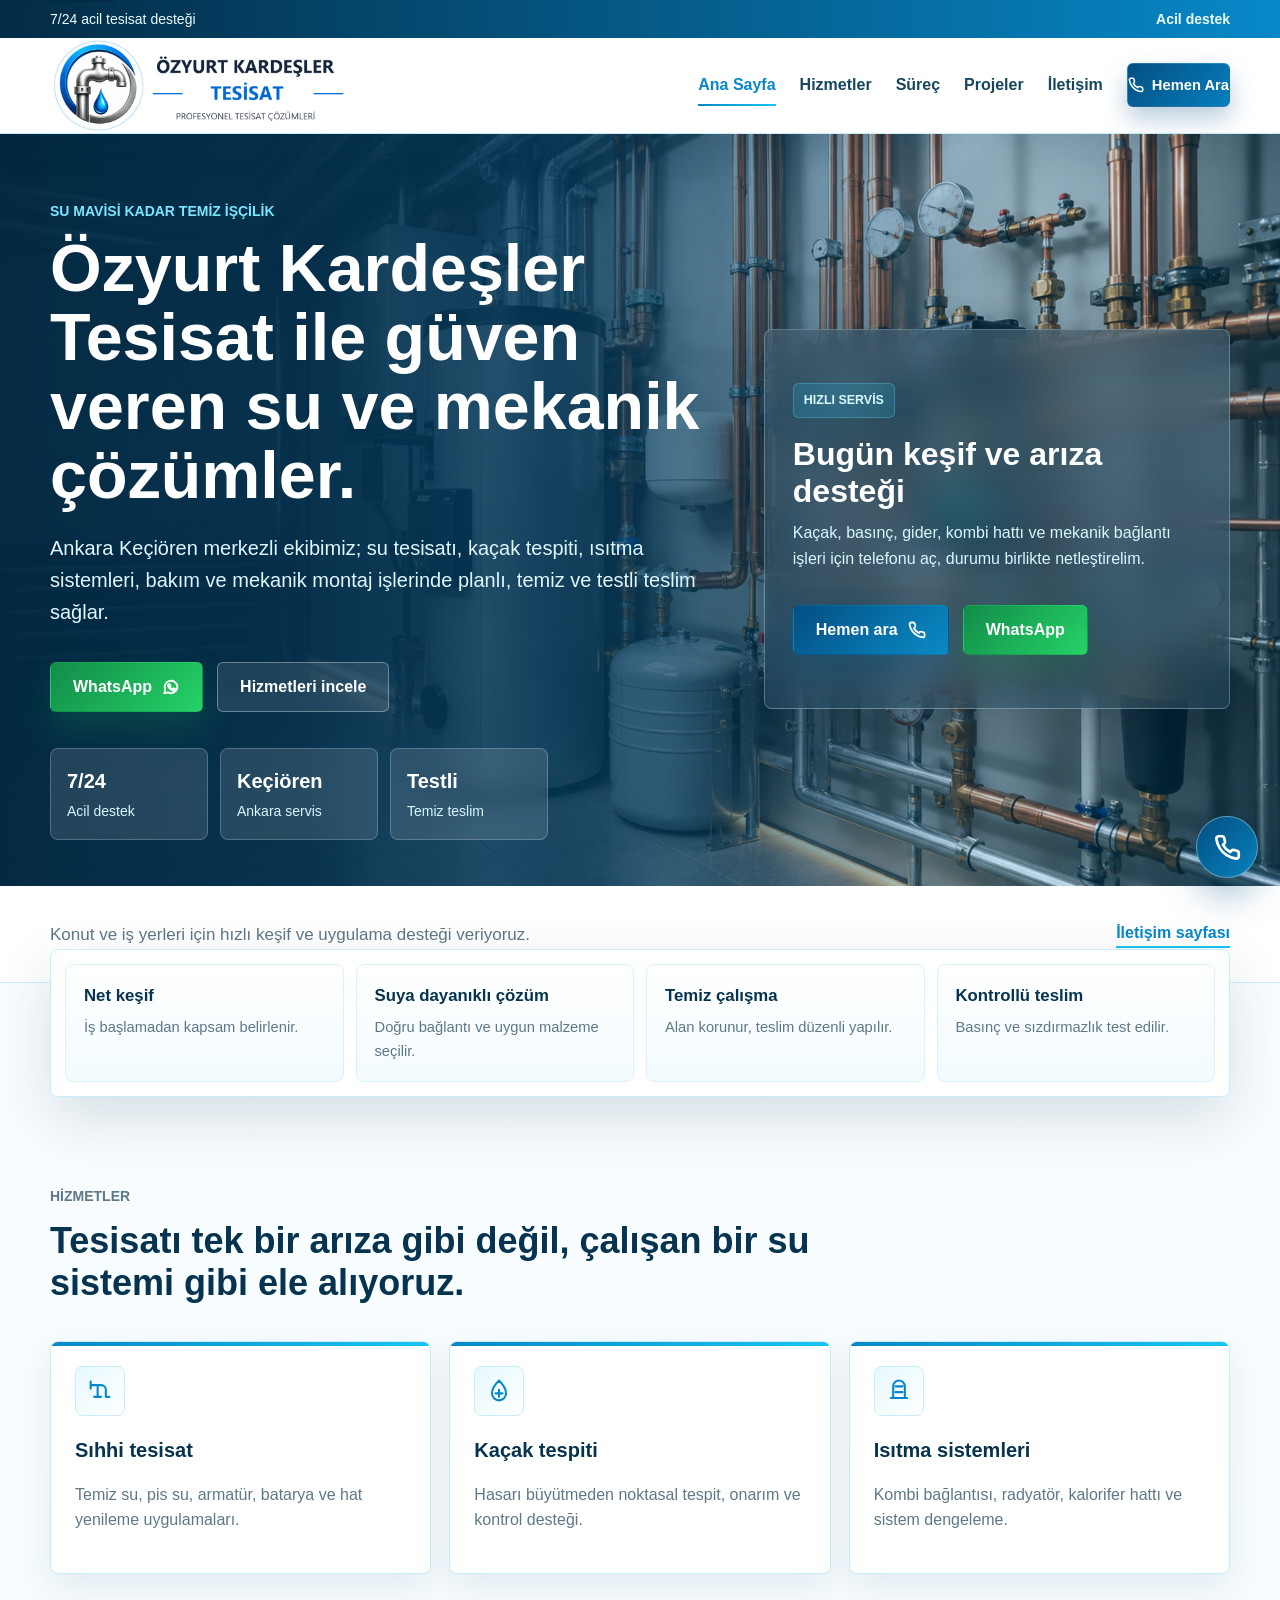
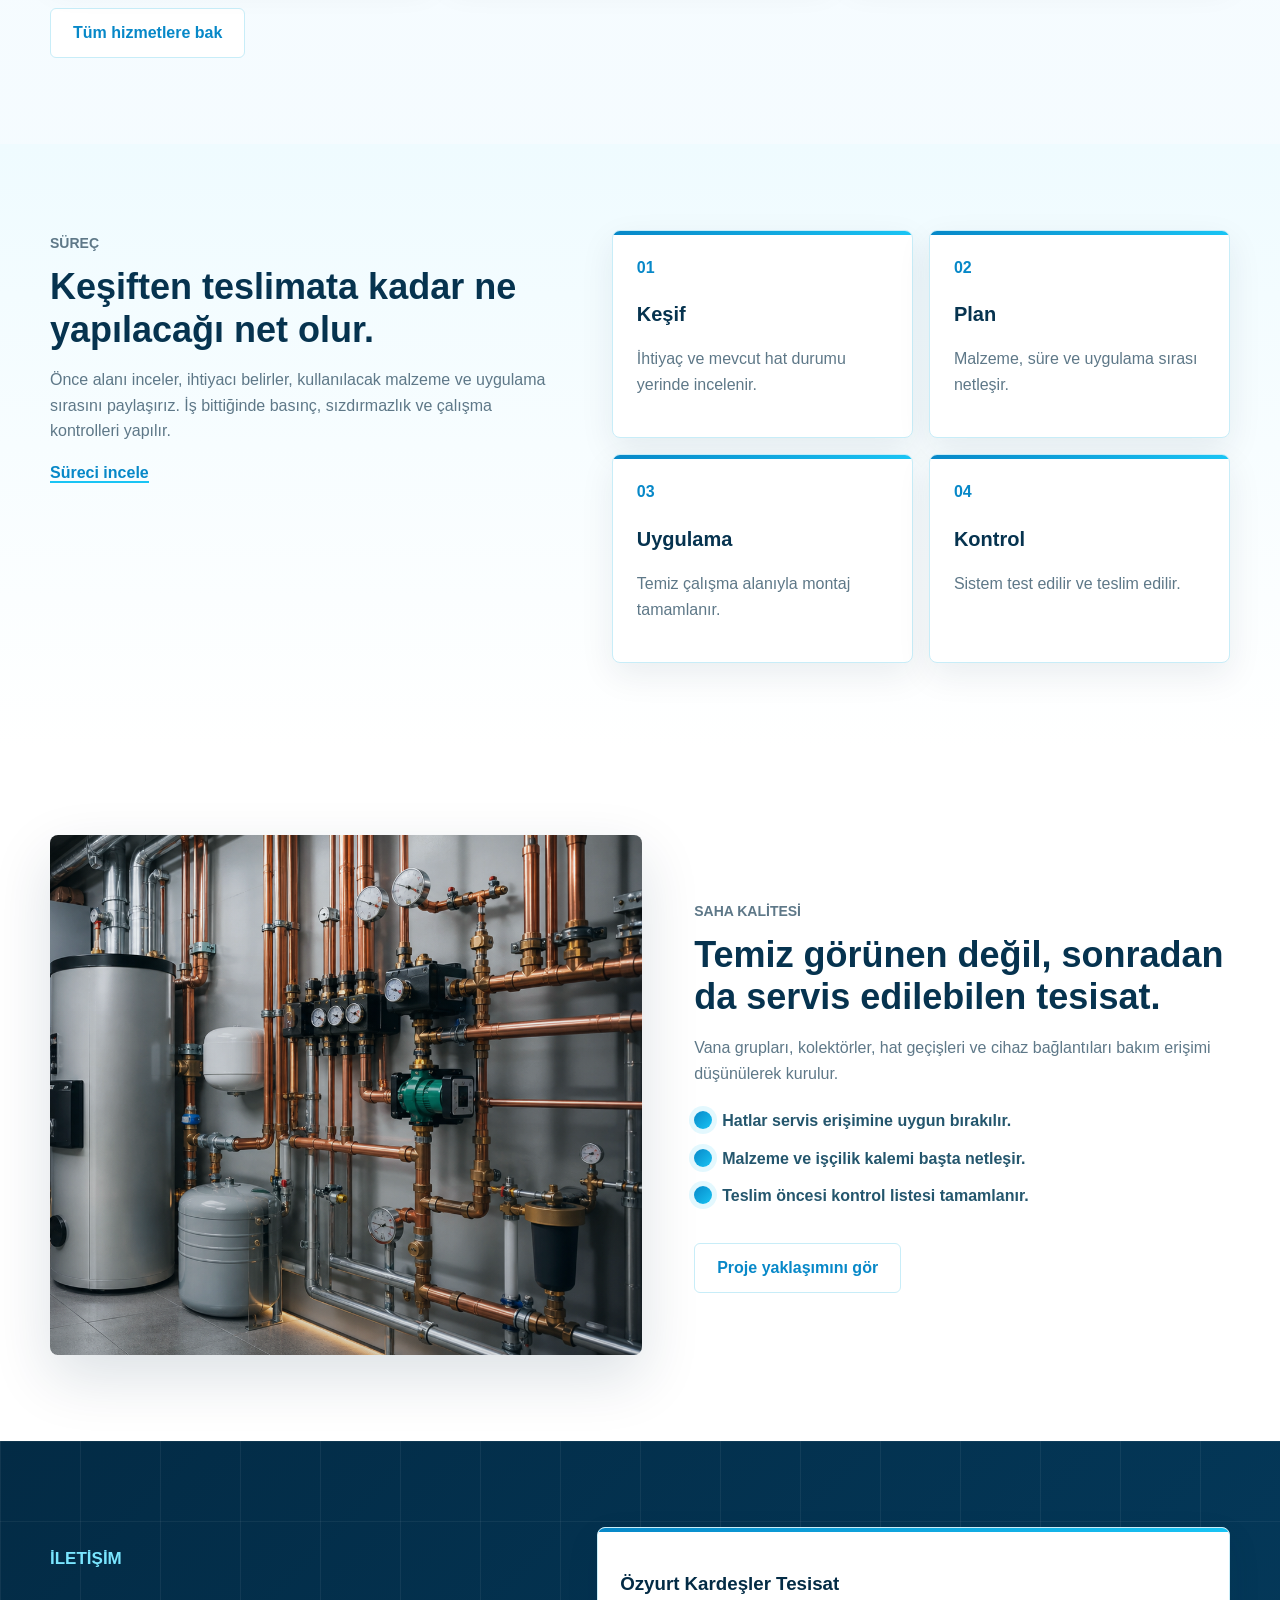
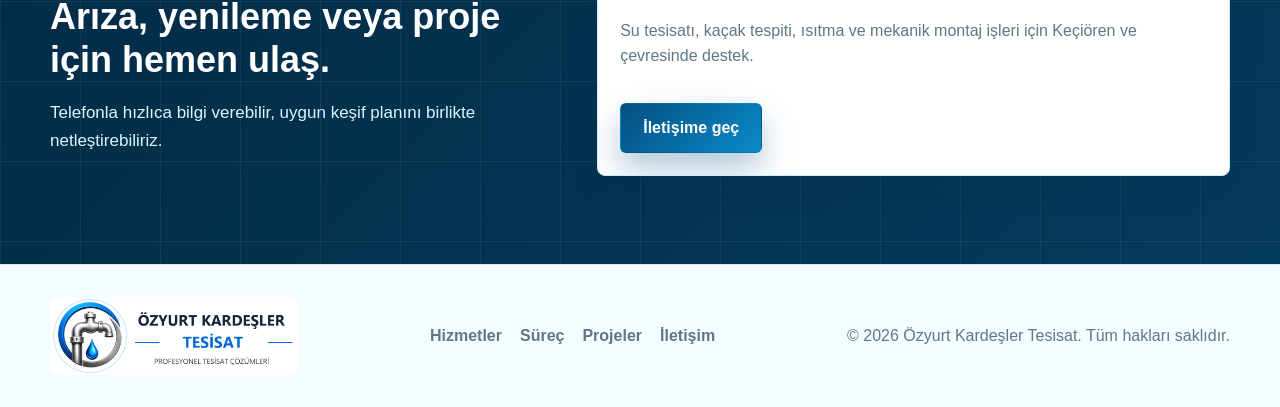
<file: index.html>
<!doctype html>
<html lang="tr">
  <head>
    <meta charset="utf-8">
    <meta name="viewport" content="width=device-width, initial-scale=1">
    <meta name="description" content="Özyurt Kardeşler Tesisat; Ankara Keçiören'de su tesisatı, kaçak tespiti, ısıtma sistemleri ve mekanik montaj çözümleri sunar.">
    <title>Özyurt Kardeşler Tesisat | Ankara Su Tesisatı ve Mekanik Çözümler</title>
    <link rel="icon" href="assets/favicon.ico?v=favicon2" sizes="any">
    <link rel="icon" href="assets/favicon.png?v=favicon2" type="image/png">
    <link rel="preload" as="image" href="assets/ozyurt-hero.png">
    <link rel="stylesheet" href="styles.css?v=metal3">
  </head>
  <body data-page="home">
    <a class="skip-link" href="#icerik">İçeriğe geç</a>

    <header class="site-header">
      <div class="topbar">
        <div class="container topbar__inner">
          <span>7/24 acil tesisat desteği</span>
          <div class="topbar__links" aria-label="Hızlı iletişim">
            <a href="tel:+905528216466">Acil destek</a>
          </div>
        </div>
      </div>

      <nav class="navbar" aria-label="Ana menü">
        <div class="container navbar__inner">
          <a class="brand" href="index.html" aria-label="Özyurt Kardeşler Tesisat ana sayfa">
            <img src="assets/ozyurt-logo-banner.png?v=kardesler1" alt="Özyurt Kardeşler Tesisat">
          </a>
          <button class="menu-toggle" type="button" aria-expanded="false" aria-controls="site-menu">
            <span class="menu-toggle__line"></span>
            <span class="menu-toggle__line"></span>
            <span class="menu-toggle__line"></span>
            <span class="sr-only">Menü</span>
          </button>
          <div class="site-menu" id="site-menu">
            <a href="index.html" data-page-link="home">Ana Sayfa</a>
            <a href="hizmetler.html" data-page-link="hizmetler">Hizmetler</a>
            <a href="surec.html" data-page-link="surec">Süreç</a>
            <a href="projeler.html" data-page-link="projeler">Projeler</a>
            <a href="iletisim.html" data-page-link="iletisim">İletişim</a>
            <a class="nav-cta" href="tel:+905528216466">
              <svg viewBox="0 0 24 24" aria-hidden="true"><path d="M22 16.9v3a2 2 0 0 1-2.2 2 19.8 19.8 0 0 1-8.6-3.1 19.4 19.4 0 0 1-6-6A19.8 19.8 0 0 1 2.1 4.2 2 2 0 0 1 4.1 2h3a2 2 0 0 1 2 1.7c.1.9.3 1.7.6 2.5a2 2 0 0 1-.4 2.1L8 9.6a16 16 0 0 0 6.4 6.4l1.3-1.3a2 2 0 0 1 2.1-.4c.8.3 1.6.5 2.5.6A2 2 0 0 1 22 16.9Z"/></svg>
              Hemen Ara
            </a>
          </div>
        </div>
      </nav>
    </header>

    <main id="icerik">
      <section class="hero" aria-label="Özyurt Kardeşler Tesisat">
        <div class="hero__bg" aria-hidden="true"></div>
        <div class="container hero__content">
          <div class="hero-copy">
            <p class="eyebrow">Su mavisi kadar temiz işçilik</p>
            <h1>Özyurt Kardeşler Tesisat ile güven veren su ve mekanik çözümler.</h1>
            <p class="hero__lead">
              Ankara Keçiören merkezli ekibimiz; su tesisatı, kaçak tespiti, ısıtma sistemleri,
              bakım ve mekanik montaj işlerinde planlı, temiz ve testli teslim sağlar.
            </p>
            <div class="hero__actions">
              <a class="btn btn--whatsapp" href="https://wa.me/905528216466" target="_blank" rel="noopener">
                WhatsApp
                <svg viewBox="0 0 24 24" aria-hidden="true"><path d="M20.5 11.8a8.5 8.5 0 0 1-12.6 7.4L3 20.5l1.3-4.7a8.5 8.5 0 1 1 16.2-4Z"/><path d="M8.6 8.7c.2-.5.4-.5.7-.5h.5c.2 0 .4 0 .6.4l.8 1.9c.1.2.1.4 0 .6l-.5.7c-.1.1-.2.3-.1.5a6.7 6.7 0 0 0 3.1 2.7c.2.1.4.1.5-.1l.8-1c.2-.2.4-.2.6-.1l1.8.9c.2.1.4.2.4.4 0 .6-.3 1.3-.8 1.6-.5.4-1.4.5-2.3.2-2.1-.7-4-2.2-5.4-4-.8-1-1.4-2.1-1.4-3.1 0-.5.1-.8.2-1.1Z"/></svg>
              </a>
              <a class="btn btn--ghost" href="hizmetler.html">Hizmetleri incele</a>
            </div>
            <div class="hero__metrics" aria-label="Özet bilgiler">
              <div>
                <strong>7/24</strong>
                <span>Acil destek</span>
              </div>
              <div>
                <strong>Keçiören</strong>
                <span>Ankara servis</span>
              </div>
              <div>
                <strong>Testli</strong>
                <span>Temiz teslim</span>
              </div>
            </div>
          </div>

          <aside class="hero-card" aria-label="Hızlı servis bilgileri">
            <span class="hero-card__badge">Hızlı Servis</span>
            <h2>Bugün keşif ve arıza desteği</h2>
            <p>Kaçak, basınç, gider, kombi hattı ve mekanik bağlantı işleri için telefonu aç, durumu birlikte netleştirelim.</p>
            <div class="cta-actions">
              <a class="btn btn--primary" href="tel:+905528216466">
                Hemen ara
                <svg viewBox="0 0 24 24" aria-hidden="true"><path d="M22 16.9v3a2 2 0 0 1-2.2 2 19.8 19.8 0 0 1-8.6-3.1 19.4 19.4 0 0 1-6-6A19.8 19.8 0 0 1 2.1 4.2 2 2 0 0 1 4.1 2h3a2 2 0 0 1 2 1.7c.1.9.3 1.7.6 2.5a2 2 0 0 1-.4 2.1L8 9.6a16 16 0 0 0 6.4 6.4l1.3-1.3a2 2 0 0 1 2.1-.4c.8.3 1.6.5 2.5.6A2 2 0 0 1 22 16.9Z"/></svg>
              </a>
              <a class="btn btn--whatsapp" href="https://wa.me/905528216466" target="_blank" rel="noopener">WhatsApp</a>
            </div>
          </aside>
        </div>
      </section>

      <section class="intro-band">
        <div class="container intro-band__inner">
          <p>
            Konut ve iş yerleri için hızlı keşif ve uygulama desteği veriyoruz.
          </p>
          <a href="iletisim.html">İletişim sayfası</a>
        </div>
      </section>

      <section class="trust-band" aria-label="Güven veren özellikler">
        <div class="container trust-grid">
          <article>
            <strong>Net keşif</strong>
            <span>İş başlamadan kapsam belirlenir.</span>
          </article>
          <article>
            <strong>Suya dayanıklı çözüm</strong>
            <span>Doğru bağlantı ve uygun malzeme seçilir.</span>
          </article>
          <article>
            <strong>Temiz çalışma</strong>
            <span>Alan korunur, teslim düzenli yapılır.</span>
          </article>
          <article>
            <strong>Kontrollü teslim</strong>
            <span>Basınç ve sızdırmazlık test edilir.</span>
          </article>
        </div>
      </section>

      <section class="section">
        <div class="container">
          <div class="section-heading">
            <p class="section-kicker">Hizmetler</p>
            <h2>Tesisatı tek bir arıza gibi değil, çalışan bir su sistemi gibi ele alıyoruz.</h2>
          </div>

          <div class="services-grid">
            <article class="service-card">
              <span class="service-card__icon" aria-hidden="true">
                <svg viewBox="0 0 24 24"><path d="M4 7h9a4 4 0 0 1 4 4v6M17 17h3M4 7V4m0 3v3M10 7v10m-3 0h6"/></svg>
              </span>
              <h3>Sıhhi tesisat</h3>
              <p>Temiz su, pis su, armatür, batarya ve hat yenileme uygulamaları.</p>
            </article>
            <article class="service-card">
              <span class="service-card__icon" aria-hidden="true">
                <svg viewBox="0 0 24 24"><path d="M12 3s6 6 6 11a6 6 0 0 1-12 0C6 9 12 3 12 3Zm0 8v6m-3-3h6"/></svg>
              </span>
              <h3>Kaçak tespiti</h3>
              <p>Hasarı büyütmeden noktasal tespit, onarım ve kontrol desteği.</p>
            </article>
            <article class="service-card">
              <span class="service-card__icon" aria-hidden="true">
                <svg viewBox="0 0 24 24"><path d="M5 18h14M7 18V8a5 5 0 0 1 10 0v10M9 8h6m-6 5h6"/></svg>
              </span>
              <h3>Isıtma sistemleri</h3>
              <p>Kombi bağlantısı, radyatör, kalorifer hattı ve sistem dengeleme.</p>
            </article>
          </div>

          <div class="cta-actions">
            <a class="btn btn--outline" href="hizmetler.html">Tüm hizmetlere bak</a>
          </div>
        </div>
      </section>

      <section class="section section--tint">
        <div class="container split">
          <div class="split__copy">
            <p class="section-kicker">Süreç</p>
            <h2>Keşiften teslimata kadar ne yapılacağı net olur.</h2>
            <p>
              Önce alanı inceler, ihtiyacı belirler, kullanılacak malzeme ve uygulama sırasını paylaşırız.
              İş bittiğinde basınç, sızdırmazlık ve çalışma kontrolleri yapılır.
            </p>
            <a class="text-link" href="surec.html">Süreci incele</a>
          </div>
          <div class="process-list">
            <article class="process-card">
              <span>01</span>
              <h3>Keşif</h3>
              <p>İhtiyaç ve mevcut hat durumu yerinde incelenir.</p>
            </article>
            <article class="process-card">
              <span>02</span>
              <h3>Plan</h3>
              <p>Malzeme, süre ve uygulama sırası netleşir.</p>
            </article>
            <article class="process-card">
              <span>03</span>
              <h3>Uygulama</h3>
              <p>Temiz çalışma alanıyla montaj tamamlanır.</p>
            </article>
            <article class="process-card">
              <span>04</span>
              <h3>Kontrol</h3>
              <p>Sistem test edilir ve teslim edilir.</p>
            </article>
          </div>
        </div>
      </section>

      <section class="section showcase">
        <div class="container showcase__inner">
          <div class="showcase__image" role="img" aria-label="Düzenli mekanik tesisat uygulaması"></div>
          <div class="showcase__content">
            <p class="section-kicker">Saha kalitesi</p>
            <h2>Temiz görünen değil, sonradan da servis edilebilen tesisat.</h2>
            <p>
              Vana grupları, kolektörler, hat geçişleri ve cihaz bağlantıları bakım erişimi düşünülerek kurulur.
            </p>
            <ul class="check-list">
              <li>Hatlar servis erişimine uygun bırakılır.</li>
              <li>Malzeme ve işçilik kalemi başta netleşir.</li>
              <li>Teslim öncesi kontrol listesi tamamlanır.</li>
            </ul>
            <div class="cta-actions">
              <a class="btn btn--outline" href="projeler.html">Proje yaklaşımını gör</a>
            </div>
          </div>
        </div>
      </section>

      <section class="contact-section" id="iletisim-cta">
        <div class="container contact-grid">
          <div class="contact-copy">
            <p class="eyebrow">İletişim</p>
            <h2>Arıza, yenileme veya proje için hemen ulaş.</h2>
            <p>Telefonla hızlıca bilgi verebilir, uygun keşif planını birlikte netleştirebiliriz.</p>
          </div>
          <div class="contact-info-card">
            <h3>Özyurt Kardeşler Tesisat</h3>
            <p>Su tesisatı, kaçak tespiti, ısıtma ve mekanik montaj işleri için Keçiören ve çevresinde destek.</p>
            <div class="cta-actions">
              <a class="btn btn--primary" href="iletisim.html">İletişime geç</a>
            </div>
          </div>
        </div>
      </section>
    </main>

    <footer class="site-footer">
      <div class="container site-footer__inner">
        <img src="assets/ozyurt-logo-banner.png?v=kardesler1" alt="Özyurt Kardeşler Tesisat">
        <div class="footer-links">
          <a href="hizmetler.html">Hizmetler</a>
          <a href="surec.html">Süreç</a>
          <a href="projeler.html">Projeler</a>
          <a href="iletisim.html">İletişim</a>
        </div>
        <p>© <span id="year"></span> Özyurt Kardeşler Tesisat. Tüm hakları saklıdır.</p>
      </div>
    </footer>

    <a class="floating-call" href="tel:+905528216466" aria-label="Arama yap">
      <svg viewBox="0 0 24 24" aria-hidden="true"><path d="M22 16.9v3a2 2 0 0 1-2.2 2 19.8 19.8 0 0 1-8.6-3.1 19.4 19.4 0 0 1-6-6A19.8 19.8 0 0 1 2.1 4.2 2 2 0 0 1 4.1 2h3a2 2 0 0 1 2 1.7c.1.9.3 1.7.6 2.5a2 2 0 0 1-.4 2.1L8 9.6a16 16 0 0 0 6.4 6.4l1.3-1.3a2 2 0 0 1 2.1-.4c.8.3 1.6.5 2.5.6A2 2 0 0 1 22 16.9Z"/></svg>
    </a>

    <script src="script.js?v=phone1"></script>
  </body>
</html>
</file>
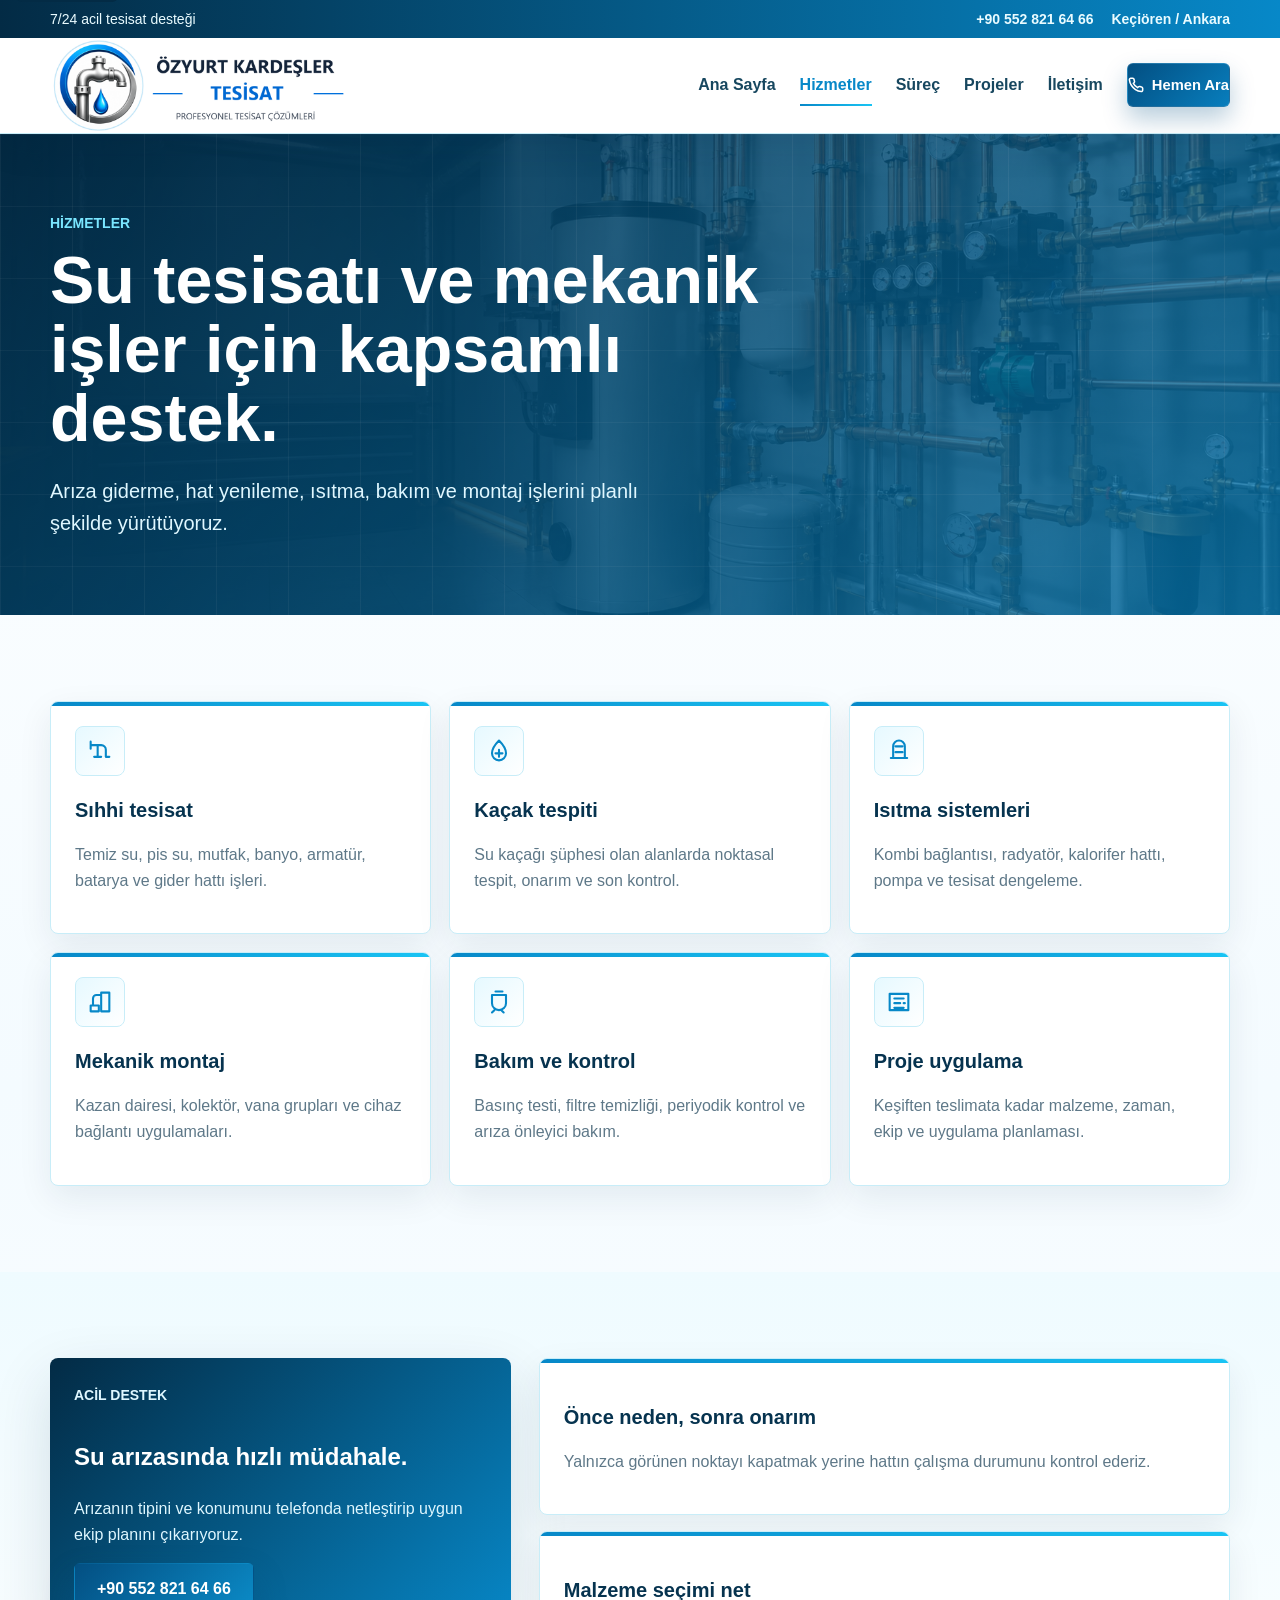
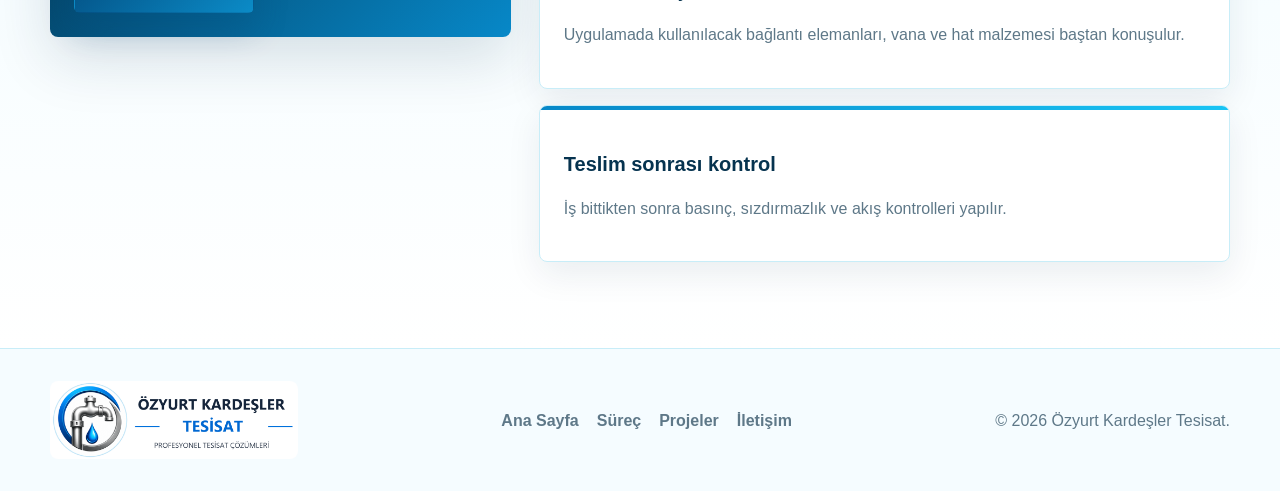
<file: hizmetler.html>
<!doctype html>
<html lang="tr">
  <head>
    <meta charset="utf-8">
    <meta name="viewport" content="width=device-width, initial-scale=1">
    <meta name="description" content="Özyurt Kardeşler Tesisat hizmetleri: sıhhi tesisat, kaçak tespiti, ısıtma sistemleri, mekanik montaj, bakım ve proje uygulama.">
    <title>Hizmetler | Özyurt Kardeşler Tesisat</title>
    <link rel="icon" href="assets/favicon.ico?v=favicon2" sizes="any">
    <link rel="icon" href="assets/favicon.png?v=favicon2" type="image/png">
    <link rel="stylesheet" href="styles.css?v=metal3">
  </head>
  <body data-page="hizmetler">
    <a class="skip-link" href="#icerik">İçeriğe geç</a>
    <header class="site-header">
      <div class="topbar">
        <div class="container topbar__inner">
          <span>7/24 acil tesisat desteği</span>
          <div class="topbar__links"><a href="tel:+905528216466">+90 552 821 64 66</a><a href="iletisim.html">Keçiören / Ankara</a></div>
        </div>
      </div>
      <nav class="navbar" aria-label="Ana menü">
        <div class="container navbar__inner">
          <a class="brand" href="index.html"><img src="assets/ozyurt-logo-banner.png?v=kardesler1" alt="Özyurt Kardeşler Tesisat"></a>
          <button class="menu-toggle" type="button" aria-expanded="false" aria-controls="site-menu"><span class="menu-toggle__line"></span><span class="menu-toggle__line"></span><span class="menu-toggle__line"></span><span class="sr-only">Menü</span></button>
          <div class="site-menu" id="site-menu">
            <a href="index.html" data-page-link="home">Ana Sayfa</a>
            <a href="hizmetler.html" data-page-link="hizmetler">Hizmetler</a>
            <a href="surec.html" data-page-link="surec">Süreç</a>
            <a href="projeler.html" data-page-link="projeler">Projeler</a>
            <a href="iletisim.html" data-page-link="iletisim">İletişim</a>
            <a class="nav-cta" href="tel:+905528216466"><svg viewBox="0 0 24 24" aria-hidden="true"><path d="M22 16.9v3a2 2 0 0 1-2.2 2 19.8 19.8 0 0 1-8.6-3.1 19.4 19.4 0 0 1-6-6A19.8 19.8 0 0 1 2.1 4.2 2 2 0 0 1 4.1 2h3a2 2 0 0 1 2 1.7c.1.9.3 1.7.6 2.5a2 2 0 0 1-.4 2.1L8 9.6a16 16 0 0 0 6.4 6.4l1.3-1.3a2 2 0 0 1 2.1-.4c.8.3 1.6.5 2.5.6A2 2 0 0 1 22 16.9Z"/></svg>Hemen Ara</a>
          </div>
        </div>
      </nav>
    </header>

    <main id="icerik">
      <section class="inner-hero">
        <div class="container inner-hero__content">
          <p class="eyebrow">Hizmetler</p>
          <h1>Su tesisatı ve mekanik işler için kapsamlı destek.</h1>
          <p class="inner-hero__lead">Arıza giderme, hat yenileme, ısıtma, bakım ve montaj işlerini planlı şekilde yürütüyoruz.</p>
        </div>
      </section>

      <section class="section">
        <div class="container services-grid">
          <article class="service-card"><span class="service-card__icon"><svg viewBox="0 0 24 24"><path d="M4 7h9a4 4 0 0 1 4 4v6M17 17h3M4 7V4m0 3v3M10 7v10m-3 0h6"/></svg></span><h3>Sıhhi tesisat</h3><p>Temiz su, pis su, mutfak, banyo, armatür, batarya ve gider hattı işleri.</p></article>
          <article class="service-card"><span class="service-card__icon"><svg viewBox="0 0 24 24"><path d="M12 3s6 6 6 11a6 6 0 0 1-12 0C6 9 12 3 12 3Zm0 8v6m-3-3h6"/></svg></span><h3>Kaçak tespiti</h3><p>Su kaçağı şüphesi olan alanlarda noktasal tespit, onarım ve son kontrol.</p></article>
          <article class="service-card"><span class="service-card__icon"><svg viewBox="0 0 24 24"><path d="M5 18h14M7 18V8a5 5 0 0 1 10 0v10M9 8h6m-6 5h6"/></svg></span><h3>Isıtma sistemleri</h3><p>Kombi bağlantısı, radyatör, kalorifer hattı, pompa ve tesisat dengeleme.</p></article>
          <article class="service-card"><span class="service-card__icon"><svg viewBox="0 0 24 24"><path d="M4 15h7v5H4zM13 4h7v16h-7zM6 15V9a3 3 0 0 1 3-3h4"/></svg></span><h3>Mekanik montaj</h3><p>Kazan dairesi, kolektör, vana grupları ve cihaz bağlantı uygulamaları.</p></article>
          <article class="service-card"><span class="service-card__icon"><svg viewBox="0 0 24 24"><path d="M6 6h12v7a6 6 0 0 1-12 0V6Zm3-3h6M8 19l-2 2m8-2 2 2"/></svg></span><h3>Bakım ve kontrol</h3><p>Basınç testi, filtre temizliği, periyodik kontrol ve arıza önleyici bakım.</p></article>
          <article class="service-card"><span class="service-card__icon"><svg viewBox="0 0 24 24"><path d="M4 5h16v14H4zM8 9h8M8 13h5M16 13h1M8 17h8"/></svg></span><h3>Proje uygulama</h3><p>Keşiften teslimata kadar malzeme, zaman, ekip ve uygulama planlaması.</p></article>
        </div>
      </section>

      <section class="section section--tint">
        <div class="container page-grid">
          <aside class="page-aside">
            <p class="eyebrow">Acil destek</p>
            <h2>Su arızasında hızlı müdahale.</h2>
            <p>Arızanın tipini ve konumunu telefonda netleştirip uygun ekip planını çıkarıyoruz.</p>
            <a class="btn btn--primary" href="tel:+905528216466">+90 552 821 64 66</a>
          </aside>
          <div class="detail-stack">
            <article class="card-panel"><h3>Önce neden, sonra onarım</h3><p>Yalnızca görünen noktayı kapatmak yerine hattın çalışma durumunu kontrol ederiz.</p></article>
            <article class="card-panel"><h3>Malzeme seçimi net</h3><p>Uygulamada kullanılacak bağlantı elemanları, vana ve hat malzemesi baştan konuşulur.</p></article>
            <article class="card-panel"><h3>Teslim sonrası kontrol</h3><p>İş bittikten sonra basınç, sızdırmazlık ve akış kontrolleri yapılır.</p></article>
          </div>
        </div>
      </section>
    </main>

    <footer class="site-footer">
      <div class="container site-footer__inner">
        <img src="assets/ozyurt-logo-banner.png?v=kardesler1" alt="Özyurt Kardeşler Tesisat">
        <div class="footer-links"><a href="index.html">Ana Sayfa</a><a href="surec.html">Süreç</a><a href="projeler.html">Projeler</a><a href="iletisim.html">İletişim</a></div>
        <p>© <span id="year"></span> Özyurt Kardeşler Tesisat.</p>
      </div>
    </footer>
    <script src="script.js?v=phone1"></script>
  </body>
</html>
</file>
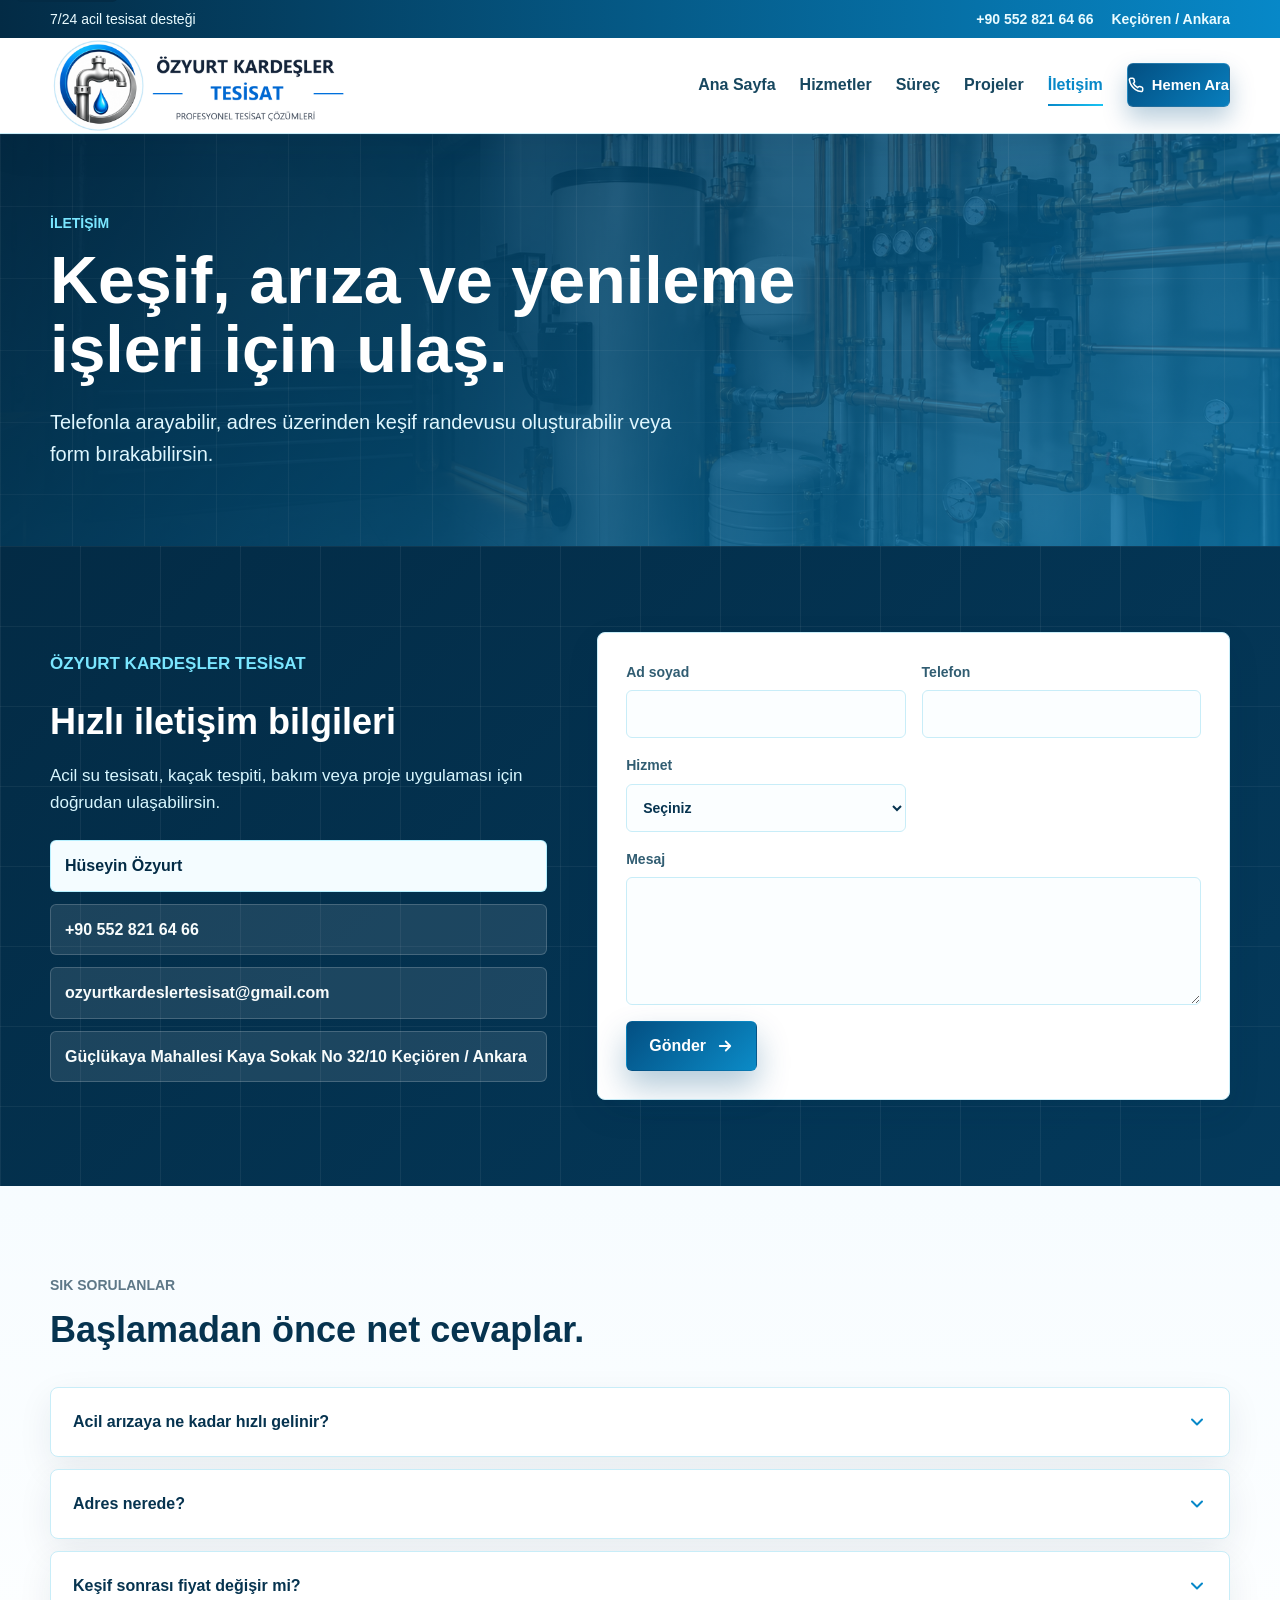
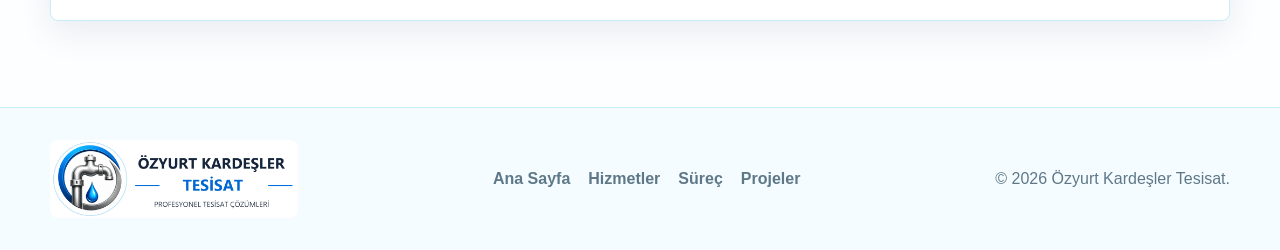
<file: iletisim.html>
<!doctype html>
<html lang="tr">
  <head>
    <meta charset="utf-8">
    <meta name="viewport" content="width=device-width, initial-scale=1">
    <meta name="description" content="Özyurt Kardeşler Tesisat iletişim: +90 552 821 64 66, Güçlükaya Mahallesi Kaya Sokak No 32/10 Keçiören Ankara.">
    <title>İletişim | Özyurt Kardeşler Tesisat</title>
    <link rel="icon" href="assets/favicon.ico?v=favicon2" sizes="any">
    <link rel="icon" href="assets/favicon.png?v=favicon2" type="image/png">
    <link rel="stylesheet" href="styles.css?v=metal3">
  </head>
  <body data-page="iletisim">
    <a class="skip-link" href="#icerik">İçeriğe geç</a>
    <header class="site-header">
      <div class="topbar"><div class="container topbar__inner"><span>7/24 acil tesisat desteği</span><div class="topbar__links"><a href="tel:+905528216466">+90 552 821 64 66</a><a href="iletisim.html">Keçiören / Ankara</a></div></div></div>
      <nav class="navbar" aria-label="Ana menü"><div class="container navbar__inner"><a class="brand" href="index.html"><img src="assets/ozyurt-logo-banner.png?v=kardesler1" alt="Özyurt Kardeşler Tesisat"></a><button class="menu-toggle" type="button" aria-expanded="false" aria-controls="site-menu"><span class="menu-toggle__line"></span><span class="menu-toggle__line"></span><span class="menu-toggle__line"></span><span class="sr-only">Menü</span></button><div class="site-menu" id="site-menu"><a href="index.html" data-page-link="home">Ana Sayfa</a><a href="hizmetler.html" data-page-link="hizmetler">Hizmetler</a><a href="surec.html" data-page-link="surec">Süreç</a><a href="projeler.html" data-page-link="projeler">Projeler</a><a href="iletisim.html" data-page-link="iletisim">İletişim</a><a class="nav-cta" href="tel:+905528216466"><svg viewBox="0 0 24 24" aria-hidden="true"><path d="M22 16.9v3a2 2 0 0 1-2.2 2 19.8 19.8 0 0 1-8.6-3.1 19.4 19.4 0 0 1-6-6A19.8 19.8 0 0 1 2.1 4.2 2 2 0 0 1 4.1 2h3a2 2 0 0 1 2 1.7c.1.9.3 1.7.6 2.5a2 2 0 0 1-.4 2.1L8 9.6a16 16 0 0 0 6.4 6.4l1.3-1.3a2 2 0 0 1 2.1-.4c.8.3 1.6.5 2.5.6A2 2 0 0 1 22 16.9Z"/></svg>Hemen Ara</a></div></div></nav>
    </header>

    <main id="icerik">
      <section class="inner-hero"><div class="container inner-hero__content"><p class="eyebrow">İletişim</p><h1>Keşif, arıza ve yenileme işleri için ulaş.</h1><p class="inner-hero__lead">Telefonla arayabilir, adres üzerinden keşif randevusu oluşturabilir veya form bırakabilirsin.</p></div></section>

      <section class="contact-section">
        <div class="container contact-grid">
          <div class="contact-copy">
            <p class="eyebrow">Özyurt Kardeşler Tesisat</p>
            <h2>Hızlı iletişim bilgileri</h2>
            <p>Acil su tesisatı, kaçak tespiti, bakım veya proje uygulaması için doğrudan ulaşabilirsin.</p>
            <div class="contact-lines">
              <span class="contact-owner">Hüseyin Özyurt</span>
              <a href="tel:+905528216466">+90 552 821 64 66</a>
              <a href="mailto:ozyurtkardeslertesisat@gmail.com">ozyurtkardeslertesisat@gmail.com</a>
              <address>Güçlükaya Mahallesi Kaya Sokak No 32/10 Keçiören / Ankara</address>
            </div>
          </div>

          <form class="contact-form" aria-label="Teklif formu">
            <label>Ad soyad<input type="text" name="name" autocomplete="name" required></label>
            <label>Telefon<input type="tel" name="phone" autocomplete="tel" required></label>
            <label>Hizmet<select name="service" required><option value="">Seçiniz</option><option>Sıhhi tesisat</option><option>Kaçak tespiti</option><option>Isıtma sistemleri</option><option>Mekanik montaj</option><option>Bakım ve kontrol</option></select></label>
            <label>Mesaj<textarea name="message" rows="4" required></textarea></label>
            <button class="btn btn--primary" type="submit">Gönder <svg viewBox="0 0 24 24" aria-hidden="true"><path d="M5 12h14M13 6l6 6-6 6"/></svg></button>
            <p class="form-status" role="status" aria-live="polite"></p>
          </form>
        </div>
      </section>

      <section class="section">
        <div class="container">
          <div class="section-heading"><p class="section-kicker">Sık sorulanlar</p><h2>Başlamadan önce net cevaplar.</h2></div>
          <div class="faq-list">
            <article class="faq-item"><button type="button" aria-expanded="false">Acil arızaya ne kadar hızlı gelinir?<svg viewBox="0 0 24 24"><path d="M6 9l6 6 6-6"/></svg></button><p>Bölge ve ekip durumuna göre en uygun zaman telefonda netleştirilir.</p></article>
            <article class="faq-item"><button type="button" aria-expanded="false">Adres nerede?<svg viewBox="0 0 24 24"><path d="M6 9l6 6 6-6"/></svg></button><p>Güçlükaya Mahallesi Kaya Sokak No 32/10 Keçiören / Ankara.</p></article>
            <article class="faq-item"><button type="button" aria-expanded="false">Keşif sonrası fiyat değişir mi?<svg viewBox="0 0 24 24"><path d="M6 9l6 6 6-6"/></svg></button><p>Ek ihtiyaç çıkarsa uygulamadan önce bilgilendirme yapılır.</p></article>
          </div>
        </div>
      </section>
    </main>

    <footer class="site-footer"><div class="container site-footer__inner"><img src="assets/ozyurt-logo-banner.png?v=kardesler1" alt="Özyurt Kardeşler Tesisat"><div class="footer-links"><a href="index.html">Ana Sayfa</a><a href="hizmetler.html">Hizmetler</a><a href="surec.html">Süreç</a><a href="projeler.html">Projeler</a></div><p>© <span id="year"></span> Özyurt Kardeşler Tesisat.</p></div></footer>
    <script src="script.js?v=phone1"></script>
  </body>
</html>
</file>
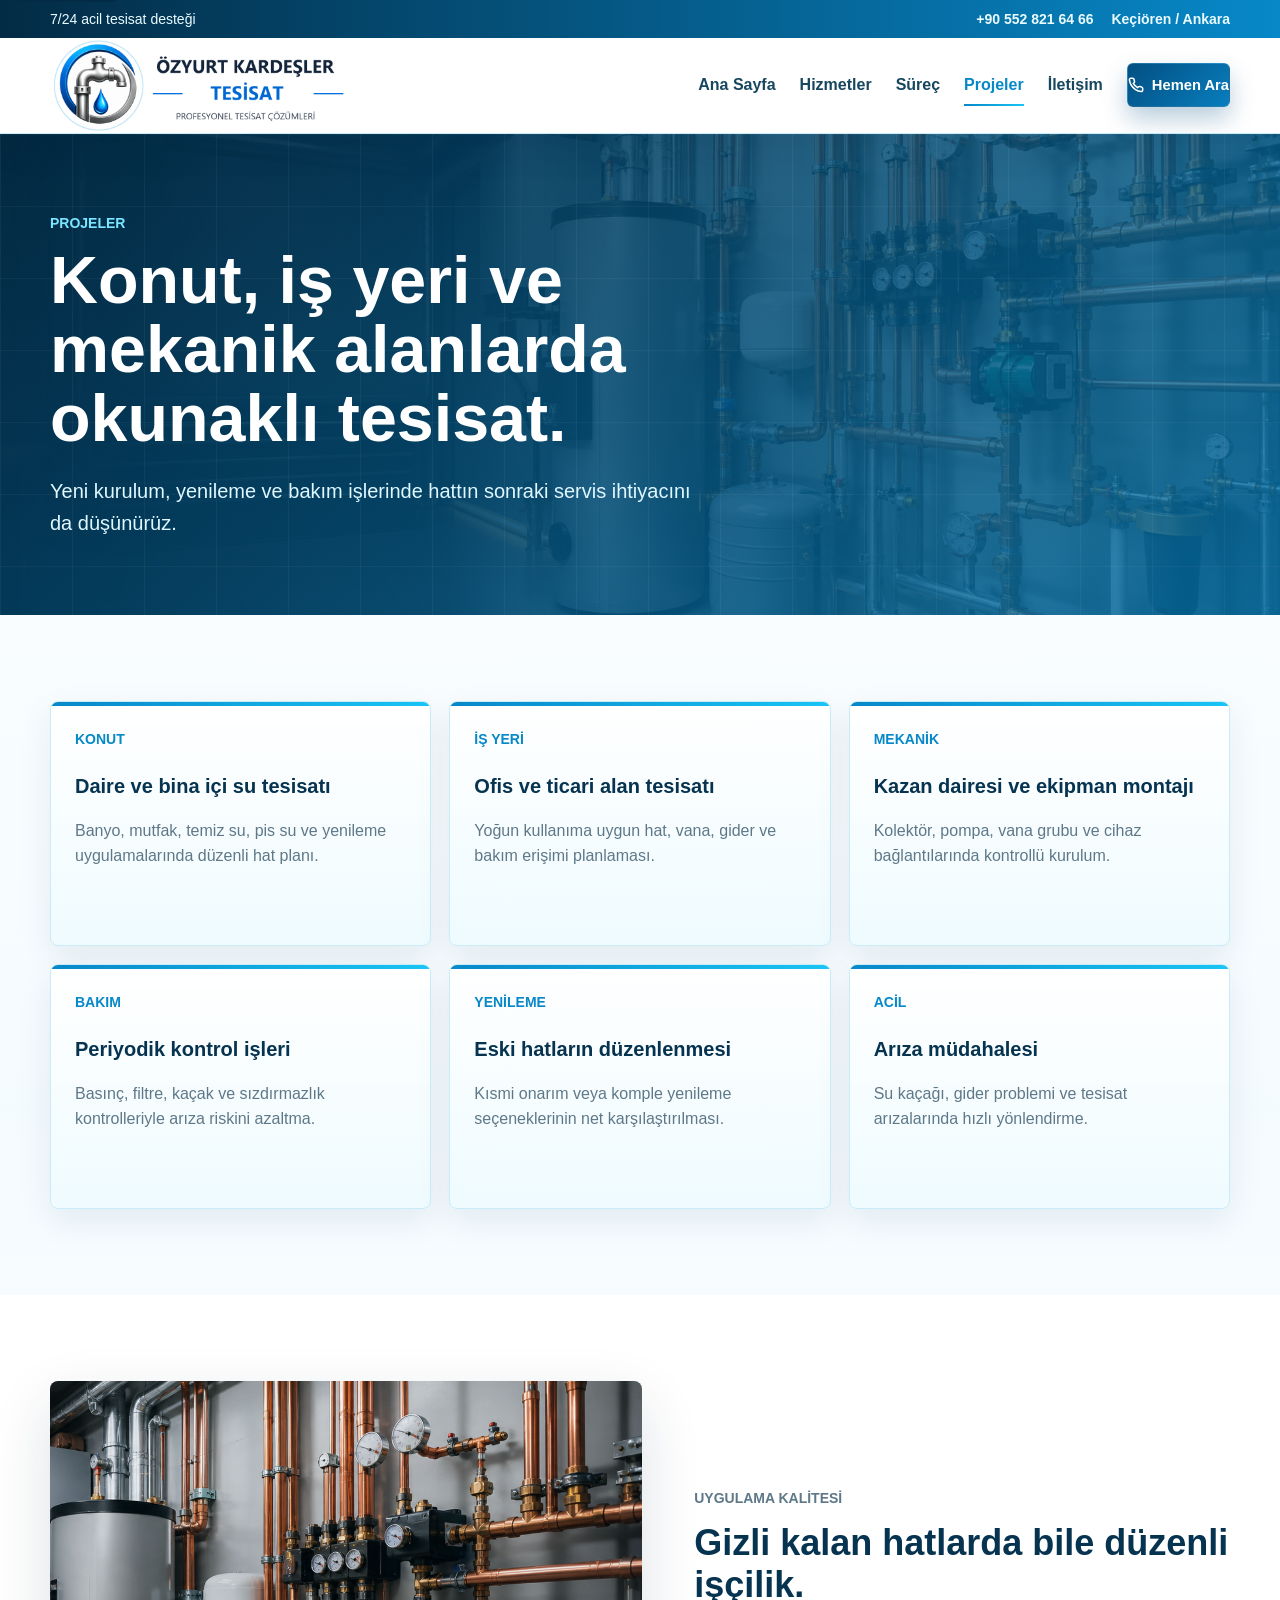
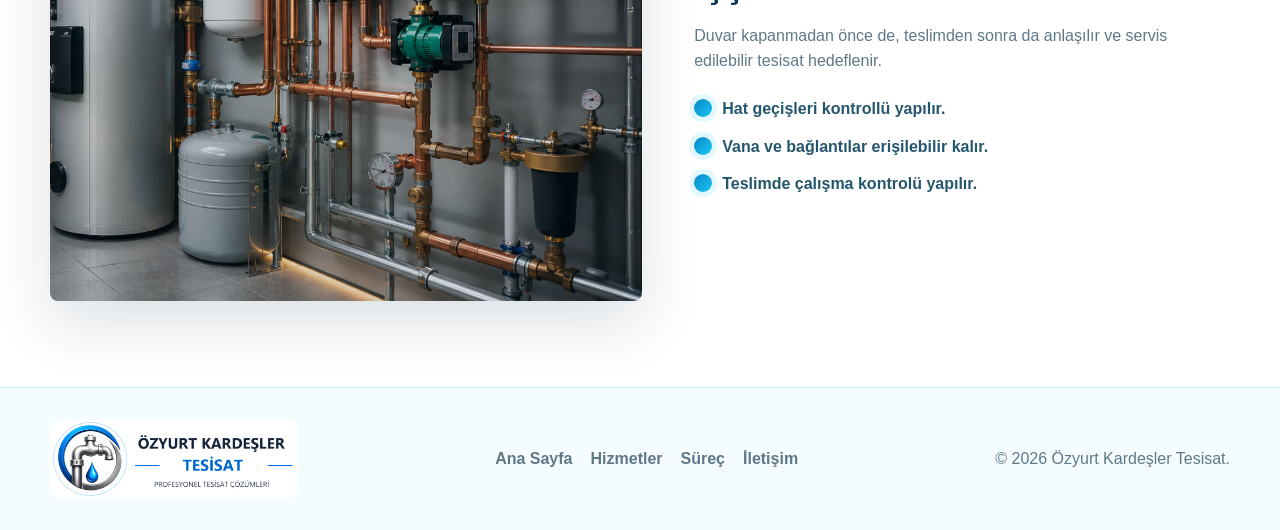
<file: projeler.html>
<!doctype html>
<html lang="tr">
  <head>
    <meta charset="utf-8">
    <meta name="viewport" content="width=device-width, initial-scale=1">
    <meta name="description" content="Özyurt Kardeşler Tesisat proje yaklaşımı: konut tesisatı, iş yeri tesisatı, kazan dairesi ve bakım işleri.">
    <title>Projeler | Özyurt Kardeşler Tesisat</title>
    <link rel="icon" href="assets/favicon.ico?v=favicon2" sizes="any">
    <link rel="icon" href="assets/favicon.png?v=favicon2" type="image/png">
    <link rel="stylesheet" href="styles.css?v=metal3">
  </head>
  <body data-page="projeler">
    <a class="skip-link" href="#icerik">İçeriğe geç</a>
    <header class="site-header">
      <div class="topbar"><div class="container topbar__inner"><span>7/24 acil tesisat desteği</span><div class="topbar__links"><a href="tel:+905528216466">+90 552 821 64 66</a><a href="iletisim.html">Keçiören / Ankara</a></div></div></div>
      <nav class="navbar" aria-label="Ana menü"><div class="container navbar__inner"><a class="brand" href="index.html"><img src="assets/ozyurt-logo-banner.png?v=kardesler1" alt="Özyurt Kardeşler Tesisat"></a><button class="menu-toggle" type="button" aria-expanded="false" aria-controls="site-menu"><span class="menu-toggle__line"></span><span class="menu-toggle__line"></span><span class="menu-toggle__line"></span><span class="sr-only">Menü</span></button><div class="site-menu" id="site-menu"><a href="index.html" data-page-link="home">Ana Sayfa</a><a href="hizmetler.html" data-page-link="hizmetler">Hizmetler</a><a href="surec.html" data-page-link="surec">Süreç</a><a href="projeler.html" data-page-link="projeler">Projeler</a><a href="iletisim.html" data-page-link="iletisim">İletişim</a><a class="nav-cta" href="tel:+905528216466"><svg viewBox="0 0 24 24" aria-hidden="true"><path d="M22 16.9v3a2 2 0 0 1-2.2 2 19.8 19.8 0 0 1-8.6-3.1 19.4 19.4 0 0 1-6-6A19.8 19.8 0 0 1 2.1 4.2 2 2 0 0 1 4.1 2h3a2 2 0 0 1 2 1.7c.1.9.3 1.7.6 2.5a2 2 0 0 1-.4 2.1L8 9.6a16 16 0 0 0 6.4 6.4l1.3-1.3a2 2 0 0 1 2.1-.4c.8.3 1.6.5 2.5.6A2 2 0 0 1 22 16.9Z"/></svg>Hemen Ara</a></div></div></nav>
    </header>

    <main id="icerik">
      <section class="inner-hero"><div class="container inner-hero__content"><p class="eyebrow">Projeler</p><h1>Konut, iş yeri ve mekanik alanlarda okunaklı tesisat.</h1><p class="inner-hero__lead">Yeni kurulum, yenileme ve bakım işlerinde hattın sonraki servis ihtiyacını da düşünürüz.</p></div></section>

      <section class="section">
        <div class="container project-grid">
          <article class="project-card"><span>Konut</span><h3>Daire ve bina içi su tesisatı</h3><p>Banyo, mutfak, temiz su, pis su ve yenileme uygulamalarında düzenli hat planı.</p></article>
          <article class="project-card"><span>İş yeri</span><h3>Ofis ve ticari alan tesisatı</h3><p>Yoğun kullanıma uygun hat, vana, gider ve bakım erişimi planlaması.</p></article>
          <article class="project-card"><span>Mekanik</span><h3>Kazan dairesi ve ekipman montajı</h3><p>Kolektör, pompa, vana grubu ve cihaz bağlantılarında kontrollü kurulum.</p></article>
          <article class="project-card"><span>Bakım</span><h3>Periyodik kontrol işleri</h3><p>Basınç, filtre, kaçak ve sızdırmazlık kontrolleriyle arıza riskini azaltma.</p></article>
          <article class="project-card"><span>Yenileme</span><h3>Eski hatların düzenlenmesi</h3><p>Kısmi onarım veya komple yenileme seçeneklerinin net karşılaştırılması.</p></article>
          <article class="project-card"><span>Acil</span><h3>Arıza müdahalesi</h3><p>Su kaçağı, gider problemi ve tesisat arızalarında hızlı yönlendirme.</p></article>
        </div>
      </section>

      <section class="section showcase section--tint">
        <div class="container showcase__inner">
          <div class="showcase__image" role="img" aria-label="Mekanik tesisat uygulaması"></div>
          <div class="showcase__content">
            <p class="section-kicker">Uygulama kalitesi</p>
            <h2>Gizli kalan hatlarda bile düzenli işçilik.</h2>
            <p>Duvar kapanmadan önce de, teslimden sonra da anlaşılır ve servis edilebilir tesisat hedeflenir.</p>
            <ul class="check-list"><li>Hat geçişleri kontrollü yapılır.</li><li>Vana ve bağlantılar erişilebilir kalır.</li><li>Teslimde çalışma kontrolü yapılır.</li></ul>
          </div>
        </div>
      </section>
    </main>

    <footer class="site-footer"><div class="container site-footer__inner"><img src="assets/ozyurt-logo-banner.png?v=kardesler1" alt="Özyurt Kardeşler Tesisat"><div class="footer-links"><a href="index.html">Ana Sayfa</a><a href="hizmetler.html">Hizmetler</a><a href="surec.html">Süreç</a><a href="iletisim.html">İletişim</a></div><p>© <span id="year"></span> Özyurt Kardeşler Tesisat.</p></div></footer>
    <script src="script.js?v=phone1"></script>
  </body>
</html>
</file>
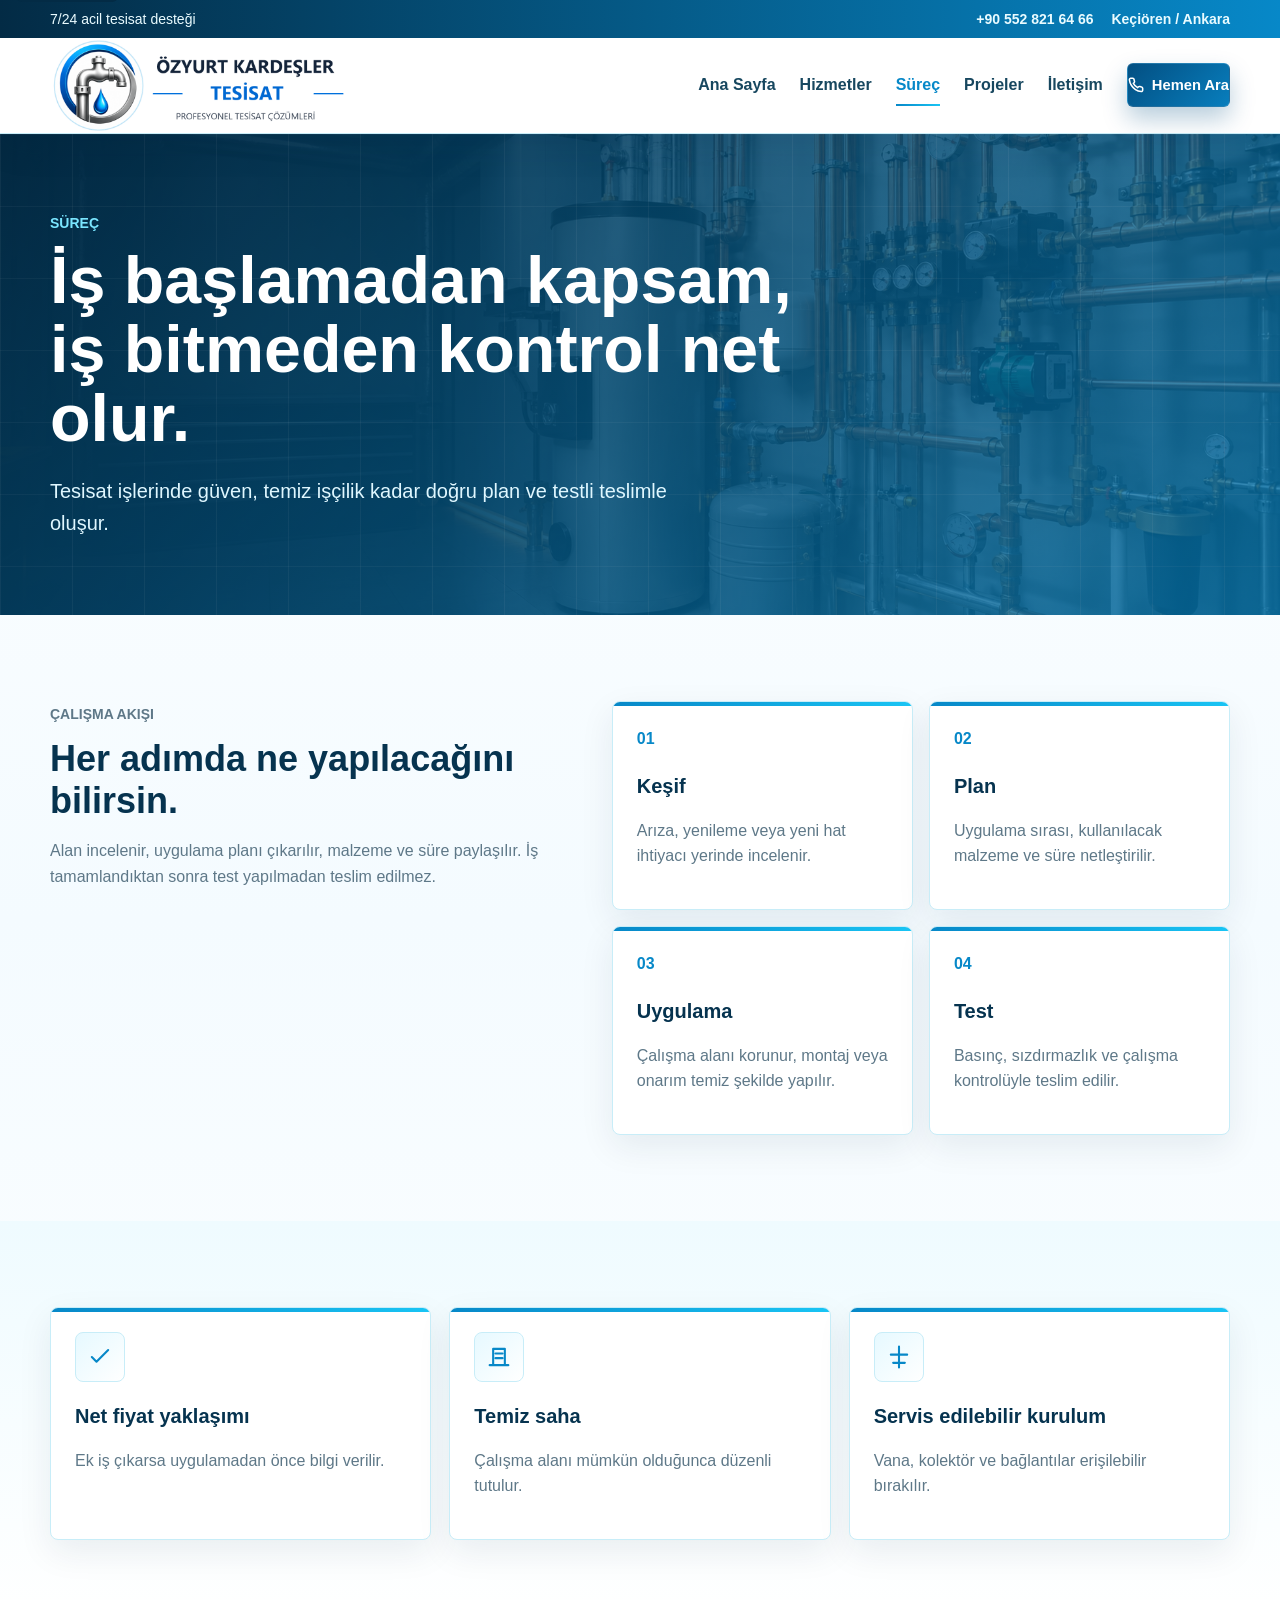
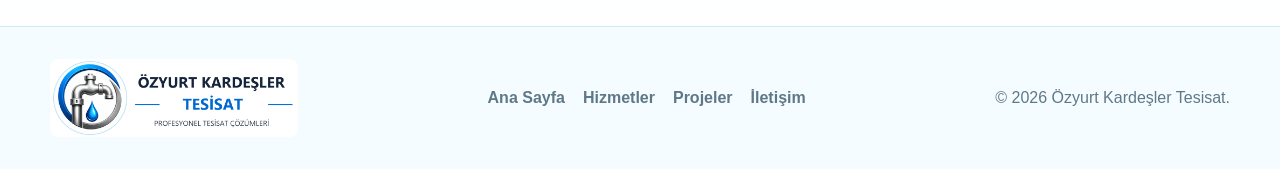
<file: surec.html>
<!doctype html>
<html lang="tr">
  <head>
    <meta charset="utf-8">
    <meta name="viewport" content="width=device-width, initial-scale=1">
    <meta name="description" content="Özyurt Kardeşler Tesisat çalışma süreci: keşif, planlama, uygulama, test ve teslim.">
    <title>Süreç | Özyurt Kardeşler Tesisat</title>
    <link rel="icon" href="assets/favicon.ico?v=favicon2" sizes="any">
    <link rel="icon" href="assets/favicon.png?v=favicon2" type="image/png">
    <link rel="stylesheet" href="styles.css?v=metal3">
  </head>
  <body data-page="surec">
    <a class="skip-link" href="#icerik">İçeriğe geç</a>
    <header class="site-header">
      <div class="topbar"><div class="container topbar__inner"><span>7/24 acil tesisat desteği</span><div class="topbar__links"><a href="tel:+905528216466">+90 552 821 64 66</a><a href="iletisim.html">Keçiören / Ankara</a></div></div></div>
      <nav class="navbar" aria-label="Ana menü"><div class="container navbar__inner"><a class="brand" href="index.html"><img src="assets/ozyurt-logo-banner.png?v=kardesler1" alt="Özyurt Kardeşler Tesisat"></a><button class="menu-toggle" type="button" aria-expanded="false" aria-controls="site-menu"><span class="menu-toggle__line"></span><span class="menu-toggle__line"></span><span class="menu-toggle__line"></span><span class="sr-only">Menü</span></button><div class="site-menu" id="site-menu"><a href="index.html" data-page-link="home">Ana Sayfa</a><a href="hizmetler.html" data-page-link="hizmetler">Hizmetler</a><a href="surec.html" data-page-link="surec">Süreç</a><a href="projeler.html" data-page-link="projeler">Projeler</a><a href="iletisim.html" data-page-link="iletisim">İletişim</a><a class="nav-cta" href="tel:+905528216466"><svg viewBox="0 0 24 24" aria-hidden="true"><path d="M22 16.9v3a2 2 0 0 1-2.2 2 19.8 19.8 0 0 1-8.6-3.1 19.4 19.4 0 0 1-6-6A19.8 19.8 0 0 1 2.1 4.2 2 2 0 0 1 4.1 2h3a2 2 0 0 1 2 1.7c.1.9.3 1.7.6 2.5a2 2 0 0 1-.4 2.1L8 9.6a16 16 0 0 0 6.4 6.4l1.3-1.3a2 2 0 0 1 2.1-.4c.8.3 1.6.5 2.5.6A2 2 0 0 1 22 16.9Z"/></svg>Hemen Ara</a></div></div></nav>
    </header>

    <main id="icerik">
      <section class="inner-hero"><div class="container inner-hero__content"><p class="eyebrow">Süreç</p><h1>İş başlamadan kapsam, iş bitmeden kontrol net olur.</h1><p class="inner-hero__lead">Tesisat işlerinde güven, temiz işçilik kadar doğru plan ve testli teslimle oluşur.</p></div></section>

      <section class="section">
        <div class="container split">
          <div class="split__copy">
            <p class="section-kicker">Çalışma akışı</p>
            <h2>Her adımda ne yapılacağını bilirsin.</h2>
            <p>Alan incelenir, uygulama planı çıkarılır, malzeme ve süre paylaşılır. İş tamamlandıktan sonra test yapılmadan teslim edilmez.</p>
          </div>
          <div class="process-list">
            <article class="process-card"><span>01</span><h3>Keşif</h3><p>Arıza, yenileme veya yeni hat ihtiyacı yerinde incelenir.</p></article>
            <article class="process-card"><span>02</span><h3>Plan</h3><p>Uygulama sırası, kullanılacak malzeme ve süre netleştirilir.</p></article>
            <article class="process-card"><span>03</span><h3>Uygulama</h3><p>Çalışma alanı korunur, montaj veya onarım temiz şekilde yapılır.</p></article>
            <article class="process-card"><span>04</span><h3>Test</h3><p>Basınç, sızdırmazlık ve çalışma kontrolüyle teslim edilir.</p></article>
          </div>
        </div>
      </section>

      <section class="section section--tint">
        <div class="container feature-grid">
          <article class="card-panel"><span class="feature-icon"><svg viewBox="0 0 24 24"><path d="M5 12l4 4L19 6"/></svg></span><h3>Net fiyat yaklaşımı</h3><p>Ek iş çıkarsa uygulamadan önce bilgi verilir.</p></article>
          <article class="card-panel"><span class="feature-icon"><svg viewBox="0 0 24 24"><path d="M4 19h16M7 19V5h10v14M9 9h6M9 13h6"/></svg></span><h3>Temiz saha</h3><p>Çalışma alanı mümkün olduğunca düzenli tutulur.</p></article>
          <article class="card-panel"><span class="feature-icon"><svg viewBox="0 0 24 24"><path d="M12 3v18M5 10h14M7 17h10"/></svg></span><h3>Servis edilebilir kurulum</h3><p>Vana, kolektör ve bağlantılar erişilebilir bırakılır.</p></article>
        </div>
      </section>
    </main>

    <footer class="site-footer"><div class="container site-footer__inner"><img src="assets/ozyurt-logo-banner.png?v=kardesler1" alt="Özyurt Kardeşler Tesisat"><div class="footer-links"><a href="index.html">Ana Sayfa</a><a href="hizmetler.html">Hizmetler</a><a href="projeler.html">Projeler</a><a href="iletisim.html">İletişim</a></div><p>© <span id="year"></span> Özyurt Kardeşler Tesisat.</p></div></footer>
    <script src="script.js?v=phone1"></script>
  </body>
</html>
</file>
<file: styles.css>
:root {
  --ink: #06334f;
  --muted: #5e7888;
  --deep: #032b45;
  --navy: #043a5c;
  --blue: #0788c8;
  --cyan: #19c4f4;
  --aqua: #7ae6ff;
  --foam: #effbff;
  --foam-strong: #dff7ff;
  --paper: #ffffff;
  --line: #c8edf8;
  --shadow: 0 22px 60px rgba(3, 43, 69, 0.14);
}

* {
  box-sizing: border-box;
}

body {
  margin: 0;
  color: var(--ink);
  background: linear-gradient(180deg, #ffffff 0%, #f4fbff 52%, #ffffff 100%);
  font-family: "Segoe UI", Arial, Helvetica, sans-serif;
  line-height: 1.6;
}

img,
svg {
  display: block;
  max-width: 100%;
}

a {
  color: inherit;
  text-decoration: none;
}

button,
input,
select,
textarea {
  font: inherit;
}

.skip-link {
  position: absolute;
  top: -40px;
  left: 16px;
  z-index: 60;
  padding: 8px 12px;
  color: var(--paper);
  background: var(--deep);
  border-radius: 6px;
}

.skip-link:focus {
  top: 12px;
}

.sr-only {
  position: absolute;
  width: 1px;
  height: 1px;
  padding: 0;
  margin: -1px;
  overflow: hidden;
  clip: rect(0, 0, 0, 0);
  white-space: nowrap;
  border: 0;
}

.container {
  width: min(1180px, calc(100% - 40px));
  margin: 0 auto;
}

.site-header {
  position: sticky;
  top: 0;
  z-index: 30;
  background: rgba(255, 255, 255, 0.96);
  border-bottom: 1px solid var(--line);
  box-shadow: 0 12px 36px rgba(3, 43, 69, 0.08);
  backdrop-filter: blur(16px);
}

.topbar {
  color: #e9fbff;
  background: linear-gradient(90deg, var(--deep), var(--blue));
  font-size: 0.875rem;
}

.topbar__inner,
.navbar__inner,
.intro-band__inner,
.site-footer__inner {
  display: flex;
  align-items: center;
  justify-content: space-between;
  gap: 20px;
}

.topbar__inner {
  min-height: 38px;
}

.topbar__links {
  display: flex;
  gap: 18px;
  flex-wrap: wrap;
  font-weight: 700;
}

.navbar__inner {
  min-height: 92px;
}

.brand {
  width: 300px;
  max-width: 45vw;
}

.brand img {
  width: 100%;
  height: auto;
  border-radius: 8px;
}

.site-menu {
  display: flex;
  align-items: center;
  gap: 24px;
  color: #17475f;
  font-weight: 800;
}

.site-menu a {
  position: relative;
  padding: 8px 0;
}

.site-menu a:not(.nav-cta)::after {
  position: absolute;
  left: 0;
  bottom: 0;
  width: 100%;
  height: 2px;
  content: "";
  background: linear-gradient(90deg, var(--blue), var(--cyan));
  transform: scaleX(0);
  transform-origin: left;
}

.site-menu a:hover::after,
.site-menu a:focus-visible::after,
.site-menu a.is-active::after {
  transform: scaleX(1);
}

.site-menu a.is-active {
  color: var(--blue);
}

.nav-cta {
  display: inline-flex;
  align-items: center;
  justify-content: center;
  gap: 8px;
  min-height: 44px;
  padding: 0 20px;
  color: var(--paper);
  font-size: 0.92rem;
  background: linear-gradient(135deg, #034f82, #087ebd);
  border: 1px solid rgba(255, 255, 255, 0.12);
  border-radius: 6px;
  box-shadow: 0 12px 24px rgba(3, 79, 130, 0.28);
}

.nav-cta svg {
  width: 16px;
  height: 16px;
  flex: 0 0 auto;
  fill: none;
  stroke: currentColor;
  stroke-width: 2.3;
  stroke-linecap: round;
  stroke-linejoin: round;
}

.menu-toggle {
  display: none;
  flex: 0 0 44px;
  width: 44px;
  height: 44px;
  align-items: center;
  justify-content: center;
  flex-direction: column;
  gap: 5px;
  padding: 0;
  background: var(--blue);
  border: 1px solid var(--blue);
  border-radius: 6px;
  cursor: pointer;
}

.menu-toggle__line {
  width: 20px;
  height: 2px;
  background: var(--paper);
}

.hero {
  position: relative;
  min-height: 66vh;
  display: grid;
  align-items: center;
  overflow: hidden;
  color: var(--paper);
}

.hero__bg {
  position: absolute;
  inset: 0;
  background:
    linear-gradient(90deg, rgba(3, 43, 69, 0.95) 0%, rgba(4, 58, 92, 0.84) 43%, rgba(7, 136, 200, 0.22) 78%),
    url("assets/ozyurt-hero.png") center right / cover no-repeat;
}

.hero__content {
  position: relative;
  z-index: 1;
  display: grid;
  grid-template-columns: minmax(0, 1.06fr) minmax(310px, 0.74fr);
  gap: 46px;
  align-items: center;
  padding: 64px 0 46px;
}

.hero-copy {
  min-width: 0;
}

.eyebrow,
.section-kicker {
  display: inline-flex;
  margin: 0 0 12px;
  color: var(--blue);
  font-size: 0.875rem;
  font-weight: 900;
  text-transform: uppercase;
}

.hero .eyebrow,
.inner-hero .eyebrow,
.contact-section .eyebrow {
  color: var(--aqua);
}

.hero h1,
.inner-hero h1 {
  max-width: 760px;
  margin: 0;
  font-size: 4.15rem;
  line-height: 1.04;
  letter-spacing: 0;
  overflow-wrap: break-word;
}

.hero__lead,
.inner-hero__lead {
  max-width: 650px;
  margin: 22px 0 0;
  color: #dff7ff;
  font-size: 1.25rem;
}

.hero__actions,
.cta-actions {
  display: flex;
  flex-wrap: wrap;
  gap: 14px;
  margin-top: 34px;
}

.btn {
  display: inline-flex;
  align-items: center;
  justify-content: center;
  gap: 10px;
  min-height: 50px;
  padding: 0 22px;
  color: inherit;
  border: 1px solid transparent;
  border-radius: 6px;
  font-weight: 900;
  cursor: pointer;
}

.btn svg {
  width: 18px;
  height: 18px;
  fill: none;
  stroke: currentColor;
  stroke-width: 2.4;
  stroke-linecap: round;
  stroke-linejoin: round;
}

.btn--primary {
  color: var(--paper);
  background: linear-gradient(135deg, #034f82, #0b8bc7);
  box-shadow: 0 16px 32px rgba(3, 79, 130, 0.3);
}

.btn--whatsapp {
  color: var(--paper);
  background: linear-gradient(135deg, #128c4a, #25d366);
  box-shadow: 0 16px 32px rgba(18, 140, 74, 0.28);
}

.floating-call {
  position: fixed;
  right: 22px;
  bottom: 22px;
  z-index: 80;
  display: inline-flex;
  align-items: center;
  justify-content: center;
  width: 62px;
  height: 62px;
  color: #fff;
  background: linear-gradient(135deg, #034f82, #0782bd);
  border: 1px solid rgba(255, 255, 255, 0.35);
  border-radius: 50%;
  box-shadow: 0 18px 36px rgba(3, 79, 130, 0.35);
}

.floating-call svg {
  width: 27px;
  height: 27px;
  fill: none;
  stroke: currentColor;
  stroke-width: 2.4;
  stroke-linecap: round;
  stroke-linejoin: round;
}

.floating-call:focus-visible {
  outline: 3px solid rgba(13, 180, 236, 0.35);
  outline-offset: 4px;
}

.reveal {
  opacity: 0;
  transform: translateY(24px);
  transition:
    opacity 0.7s,
    transform 0.7s;
}

.reveal.in-view {
  opacity: 1;
  transform: translateY(0);
}

@media (prefers-reduced-motion: reduce) {
  html {
    scroll-behavior: auto;
  }

  .reveal {
    transform: translateY(24px);
    transition:
      opacity 0.7s,
      transform 0.7s;
  }

  .reveal.in-view {
    transform: translateY(0);
  }
}

.btn--ghost {
  color: var(--paper);
  background: rgba(255, 255, 255, 0.1);
  border-color: rgba(255, 255, 255, 0.34);
}

.btn--outline {
  color: var(--blue);
  background: var(--paper);
  border-color: var(--line);
}

.hero__metrics {
  display: grid;
  grid-template-columns: repeat(3, minmax(0, 158px));
  gap: 12px;
  margin-top: 36px;
}

.hero__metrics div {
  min-height: 92px;
  padding: 16px;
  background: rgba(255, 255, 255, 0.12);
  border: 1px solid rgba(255, 255, 255, 0.22);
  border-radius: 8px;
  backdrop-filter: blur(10px);
}

.hero__metrics strong,
.hero__metrics span {
  display: block;
}

.hero__metrics strong {
  font-size: 1.25rem;
}

.hero__metrics span {
  margin-top: 3px;
  color: #d8f7ff;
  font-size: 0.875rem;
}

.hero-card {
  align-self: center;
  display: flex;
  flex-direction: column;
  justify-content: center;
  min-height: 380px;
  padding: 28px;
  color: var(--paper);
  background:
    linear-gradient(180deg, rgba(255, 255, 255, 0.16), rgba(255, 255, 255, 0.08)),
    rgba(3, 43, 69, 0.54);
  border: 1px solid rgba(216, 247, 255, 0.28);
  border-radius: 8px;
  box-shadow: 0 28px 80px rgba(0, 16, 28, 0.32);
  backdrop-filter: blur(18px);
}

.hero-card__badge {
  width: max-content;
  padding: 7px 10px;
  color: #dbf8ff;
  background: rgba(25, 196, 244, 0.18);
  border: 1px solid rgba(122, 230, 255, 0.26);
  border-radius: 6px;
  font-size: 0.78rem;
  font-weight: 900;
  text-transform: uppercase;
}

.hero-card h2 {
  margin: 18px 0 10px;
  font-size: 2rem;
  line-height: 1.15;
}

.hero-card p,
.hero-card dd {
  color: #d8f7ff;
}

.hero-card p {
  margin: 0;
}

.hero-card dl {
  display: grid;
  gap: 12px;
  margin: 24px 0;
}

.hero-card dl div {
  padding: 14px;
  background: rgba(255, 255, 255, 0.1);
  border: 1px solid rgba(255, 255, 255, 0.14);
  border-radius: 8px;
}

.hero-card dt {
  color: var(--aqua);
  font-size: 0.78rem;
  font-weight: 900;
  text-transform: uppercase;
}

.hero-card dd {
  margin: 4px 0 0;
  font-weight: 800;
}

.trust-band {
  position: relative;
  margin-top: -34px;
  z-index: 2;
}

.trust-grid {
  display: grid;
  grid-template-columns: repeat(4, minmax(0, 1fr));
  gap: 12px;
  padding: 14px;
  background: rgba(255, 255, 255, 0.94);
  border: 1px solid var(--line);
  border-radius: 8px;
  box-shadow: var(--shadow);
  backdrop-filter: blur(12px);
}

.trust-grid article {
  min-height: 108px;
  padding: 18px;
  background: linear-gradient(180deg, #ffffff, #f3fbff);
  border: 1px solid #d7f3fb;
  border-radius: 8px;
}

.trust-grid strong,
.trust-grid span {
  display: block;
}

.trust-grid strong {
  color: var(--ink);
  font-size: 1.05rem;
}

.trust-grid span {
  margin-top: 6px;
  color: var(--muted);
  font-size: 0.92rem;
}

.intro-band {
  background: var(--paper);
  border-bottom: 1px solid var(--line);
}

.intro-band__inner {
  min-height: 96px;
}

.intro-band p {
  max-width: 780px;
  margin: 0;
  color: var(--muted);
  font-size: 1.0625rem;
}

.intro-band a,
.text-link {
  color: var(--blue);
  font-weight: 900;
  border-bottom: 2px solid var(--cyan);
}

.section {
  padding: 86px 0;
}

.section--tint {
  background: linear-gradient(180deg, var(--foam) 0%, #ffffff 100%);
}

.section--compact {
  padding-top: 18px;
}

.section-heading {
  max-width: 770px;
  margin-bottom: 36px;
}

.section-heading h2,
.split__copy h2,
.showcase__content h2,
.contact-copy h2,
.card-panel h2 {
  margin: 0;
  color: var(--ink);
  font-size: 2.25rem;
  line-height: 1.18;
  letter-spacing: 0;
}

.section-heading p,
.split__copy p,
.showcase__content p,
.card-panel p,
.project-card p,
.service-card p,
.process-card p,
.faq-item p,
.contact-copy p {
  color: var(--muted);
}

.services-grid,
.project-grid,
.feature-grid {
  display: grid;
  grid-template-columns: repeat(3, minmax(0, 1fr));
  gap: 18px;
}

.service-card,
.process-card,
.project-card,
.card-panel,
.faq-item,
.contact-form,
.contact-info-card {
  background: var(--paper);
  border: 1px solid var(--line);
  border-radius: 8px;
  box-shadow: 0 12px 34px rgba(3, 43, 69, 0.08);
}

.service-card,
.process-card,
.project-card,
.card-panel {
  position: relative;
  overflow: hidden;
  padding: 24px;
}

.service-card::before,
.process-card::before,
.project-card::before,
.card-panel::before,
.contact-info-card::before {
  position: absolute;
  inset: 0 auto auto 0;
  width: 100%;
  height: 4px;
  content: "";
  background: linear-gradient(90deg, var(--blue), var(--cyan));
}

.service-card:hover,
.process-card:hover,
.project-card:hover,
.card-panel:hover {
  border-color: #9ce6f7;
  box-shadow: 0 20px 50px rgba(3, 43, 69, 0.13);
}

.service-card {
  min-height: 232px;
}

.service-card__icon,
.feature-icon {
  display: grid;
  width: 50px;
  height: 50px;
  place-items: center;
  color: var(--blue);
  background: linear-gradient(135deg, #e6f9ff, #ffffff);
  border: 1px solid var(--line);
  border-radius: 8px;
}

.service-card__icon svg,
.feature-icon svg {
  width: 28px;
  height: 28px;
  fill: none;
  stroke: currentColor;
  stroke-width: 1.8;
  stroke-linecap: round;
  stroke-linejoin: round;
}

.service-card h3,
.process-card h3,
.project-card h3,
.card-panel h3 {
  margin: 18px 0 8px;
  font-size: 1.25rem;
}

.split {
  display: grid;
  grid-template-columns: 0.9fr 1.1fr;
  gap: 56px;
  align-items: start;
}

.process-list {
  display: grid;
  grid-template-columns: repeat(2, minmax(0, 1fr));
  gap: 16px;
}

.process-card {
  min-height: 178px;
}

.process-card span {
  color: var(--blue);
  font-size: 1rem;
  font-weight: 900;
}

.showcase {
  background: #ffffff;
}

.showcase__inner {
  display: grid;
  grid-template-columns: 1.05fr 0.95fr;
  gap: 52px;
  align-items: center;
}

.showcase__image {
  min-height: 520px;
  background:
    linear-gradient(180deg, rgba(7, 136, 200, 0.04), rgba(3, 43, 69, 0.15)),
    url("assets/ozyurt-hero.png") center right / cover no-repeat;
  border-radius: 8px;
  box-shadow: var(--shadow);
}

.check-list {
  display: grid;
  gap: 12px;
  padding: 0;
  margin: 22px 0 0;
  list-style: none;
}

.check-list li {
  position: relative;
  padding-left: 28px;
  color: #24566d;
  font-weight: 800;
}

.check-list li::before {
  position: absolute;
  left: 0;
  top: 3px;
  width: 18px;
  height: 18px;
  content: "";
  background: linear-gradient(135deg, var(--blue), var(--cyan));
  border-radius: 50%;
  box-shadow: 0 0 0 5px rgba(25, 196, 244, 0.12);
}

.inner-hero {
  position: relative;
  overflow: hidden;
  color: var(--paper);
  background:
    linear-gradient(90deg, rgba(255, 255, 255, 0.07) 1px, transparent 1px),
    linear-gradient(180deg, rgba(255, 255, 255, 0.06) 1px, transparent 1px),
    linear-gradient(135deg, var(--deep), var(--blue));
  background-size: 72px 72px, 72px 72px, auto;
}

.inner-hero::after {
  position: absolute;
  inset: 0;
  content: "";
  background:
    linear-gradient(90deg, rgba(3, 43, 69, 0.82), rgba(3, 43, 69, 0.36)),
    url("assets/ozyurt-hero.png") center right / cover no-repeat;
  opacity: 0.34;
}

.inner-hero__content {
  position: relative;
  z-index: 1;
  padding: 76px 0;
}

.page-grid {
  display: grid;
  grid-template-columns: 0.8fr 1.2fr;
  gap: 28px;
  align-items: start;
}

.page-aside {
  position: sticky;
  top: 126px;
  padding: 24px;
  color: var(--paper);
  background: linear-gradient(135deg, var(--deep), var(--blue));
  border-radius: 8px;
  box-shadow: var(--shadow);
}

.page-aside p {
  color: #dff7ff;
}

.detail-stack {
  display: grid;
  gap: 16px;
}

.project-card {
  min-height: 245px;
  background:
    linear-gradient(180deg, rgba(255, 255, 255, 0.96), rgba(239, 251, 255, 0.98));
}

.project-card span {
  color: var(--blue);
  font-size: 0.875rem;
  font-weight: 900;
  text-transform: uppercase;
}

.faq-list {
  display: grid;
  gap: 12px;
}

.faq-item {
  overflow: hidden;
}

.faq-item button {
  display: flex;
  align-items: center;
  justify-content: space-between;
  width: 100%;
  min-height: 68px;
  gap: 18px;
  padding: 0 22px;
  color: var(--ink);
  background: transparent;
  border: 0;
  font-weight: 900;
  text-align: left;
  cursor: pointer;
}

.faq-item button svg {
  width: 20px;
  height: 20px;
  flex: 0 0 auto;
  fill: none;
  stroke: var(--blue);
  stroke-width: 2.4;
  stroke-linecap: round;
  stroke-linejoin: round;
}

.faq-item p {
  display: none;
  padding: 0 22px 22px;
  margin: 0;
}

.faq-item.is-open p {
  display: block;
}

.contact-section {
  padding: 86px 0;
  color: var(--paper);
  background:
    linear-gradient(90deg, rgba(255, 255, 255, 0.06) 1px, transparent 1px),
    linear-gradient(180deg, rgba(255, 255, 255, 0.05) 1px, transparent 1px),
    linear-gradient(135deg, var(--deep), var(--navy));
  background-size: 80px 80px, 80px 80px, auto;
}

.contact-grid {
  display: grid;
  grid-template-columns: 0.88fr 1.12fr;
  gap: 50px;
  align-items: start;
}

.contact-copy h2,
.contact-copy p {
  color: var(--paper);
}

.contact-copy p {
  max-width: 560px;
  margin: 18px 0 24px;
  color: #d8f7ff;
  font-size: 1.0625rem;
}

.contact-lines {
  display: grid;
  gap: 12px;
}

.contact-lines a,
.contact-owner,
.contact-lines address {
  min-height: 44px;
  padding: 12px 14px;
  margin: 0;
  color: #f8fcfc;
  background: rgba(255, 255, 255, 0.1);
  border: 1px solid rgba(255, 255, 255, 0.18);
  border-radius: 6px;
  font-style: normal;
  font-weight: 800;
}

.contact-owner {
  display: flex;
  align-items: center;
  color: var(--deep);
  background: #f4fcff;
  border-color: rgba(122, 230, 255, 0.5);
}

.contact-form {
  display: grid;
  grid-template-columns: repeat(2, minmax(0, 1fr));
  gap: 16px;
  padding: 28px;
  color: var(--ink);
}

.contact-form label {
  display: grid;
  gap: 7px;
  color: #315d72;
  font-size: 0.875rem;
  font-weight: 900;
}

.contact-form label:nth-child(4) {
  grid-column: 1 / -1;
}

.contact-form input,
.contact-form select,
.contact-form textarea {
  width: 100%;
  border: 1px solid var(--line);
  border-radius: 6px;
  color: var(--ink);
  background: #fbfeff;
}

.contact-form input,
.contact-form select {
  height: 48px;
  padding: 0 12px;
}

.contact-form textarea {
  min-height: 128px;
  resize: vertical;
  padding: 12px;
}

.contact-form input:focus,
.contact-form select:focus,
.contact-form textarea:focus {
  outline: 3px solid rgba(25, 196, 244, 0.18);
  border-color: var(--cyan);
}

.contact-form .btn {
  width: max-content;
}

.form-status {
  min-height: 24px;
  margin: 12px 0 0;
  color: var(--blue);
  font-weight: 900;
}

.contact-info-card {
  position: relative;
  overflow: hidden;
  padding: 22px;
  color: var(--ink);
}

.contact-info-card h3 {
  color: var(--deep);
}

.contact-info-card p {
  color: var(--muted);
}

.site-footer {
  padding: 32px 0;
  background: #f5fcff;
  border-top: 1px solid var(--line);
}

.site-footer img {
  width: 248px;
  border-radius: 8px;
}

.site-footer p,
.footer-links a {
  margin: 0;
  color: var(--muted);
}

.footer-links {
  display: flex;
  flex-wrap: wrap;
  gap: 12px 18px;
  justify-content: flex-end;
  font-weight: 800;
}

@media (max-width: 980px) {
  .topbar__inner {
    justify-content: center;
    text-align: center;
  }

  .topbar__links {
    display: none;
  }

  .menu-toggle {
    display: inline-flex;
  }

  .site-menu {
    position: absolute;
    top: 128px;
    left: 20px;
    right: 20px;
    display: none;
    flex-direction: column;
    align-items: stretch;
    gap: 0;
    padding: 12px;
    background: var(--paper);
    border: 1px solid var(--line);
    border-radius: 8px;
    box-shadow: var(--shadow);
  }

  .site-menu.is-open {
    display: flex;
  }

  .site-menu a {
    padding: 12px;
  }

  .nav-cta {
    margin-top: 6px;
  }

  .hero {
    min-height: 70vh;
  }

  .hero__content {
    grid-template-columns: 1fr;
  }

  .hero-card {
    max-width: 620px;
    min-height: auto;
  }

  .hero h1,
  .inner-hero h1 {
    font-size: 3rem;
    max-width: 650px;
  }

  .services-grid,
  .project-grid,
  .feature-grid,
  .trust-grid,
  .split,
  .showcase__inner,
  .contact-grid,
  .page-grid {
    grid-template-columns: repeat(2, minmax(0, 1fr));
  }

  .split,
  .showcase__inner,
  .contact-grid,
  .page-grid {
    grid-template-columns: 1fr;
  }

  .page-aside {
    position: static;
  }

  .showcase__image {
    min-height: 360px;
  }
}

@media (max-width: 720px) {
  .container {
    width: min(100% - 28px, 1180px);
  }

  .navbar__inner {
    gap: 14px;
    min-height: 76px;
  }

  .brand {
    width: 186px;
    max-width: calc(100vw - 88px);
  }

  .floating-call {
    right: auto;
    left: min(calc(100vw - 72px), 318px);
    top: calc(100vh - 74px);
    bottom: auto;
    width: 56px;
    height: 56px;
  }

  .floating-call svg {
    width: 24px;
    height: 24px;
  }

  .site-menu {
    top: 110px;
    left: 14px;
    right: 14px;
  }

  .hero {
    min-height: 58vh;
  }

  .hero__bg {
    background:
      linear-gradient(90deg, rgba(3, 43, 69, 0.96) 0%, rgba(4, 58, 92, 0.82) 62%, rgba(7, 136, 200, 0.35) 100%),
      url("assets/ozyurt-hero.png") center right / cover no-repeat;
  }

  .hero__content {
    padding: 42px 0 28px;
  }

  .hero-card {
    display: none;
  }

  .hero h1,
  .inner-hero h1 {
    max-width: 335px;
    font-size: 2.18rem;
    line-height: 1.08;
  }

  .hero__lead,
  .inner-hero__lead {
    max-width: 340px;
    font-size: 1.0625rem;
  }

  .hero__actions,
  .cta-actions {
    max-width: 360px;
    flex-direction: column;
    align-items: stretch;
  }

  .hero__actions .btn,
  .cta-actions .btn {
    width: 100%;
  }

  .hero__metrics {
    display: none;
  }

  .trust-band {
    margin-top: 0;
  }

  .trust-grid,
  .services-grid,
  .project-grid,
  .feature-grid {
    grid-template-columns: 1fr;
  }

  .intro-band__inner,
  .site-footer__inner {
    align-items: flex-start;
    flex-direction: column;
  }

  .footer-links {
    justify-content: flex-start;
  }

  .section,
  .contact-section {
    padding: 62px 0;
  }

  .section-heading h2,
  .split__copy h2,
  .showcase__content h2,
  .contact-copy h2,
  .card-panel h2 {
    font-size: 1.8rem;
  }

  .process-list,
  .contact-form {
    grid-template-columns: 1fr;
  }

  .contact-form {
    padding: 20px;
  }

  .contact-form .btn {
    width: 100%;
  }
}

@media (max-width: 420px) {
  .brand {
    width: 172px;
  }

  .hero h1,
  .inner-hero h1 {
    max-width: 320px;
    font-size: 2rem;
  }

  .btn {
    width: 100%;
  }

  .showcase__image {
    min-height: 280px;
  }
}

@media (max-width: 360px) {
  .brand {
    width: 162px;
  }

  .hero h1,
  .inner-hero h1 {
    max-width: 292px;
    font-size: 1.82rem;
  }
}

@media (max-width: 720px) and (max-height: 760px) {
  .hero {
    min-height: 60vh;
  }

  .hero__content {
    padding-top: 42px;
  }

  .hero__actions {
    margin-top: 24px;
  }

  .hero__metrics {
    display: none;
  }
}
</file>
